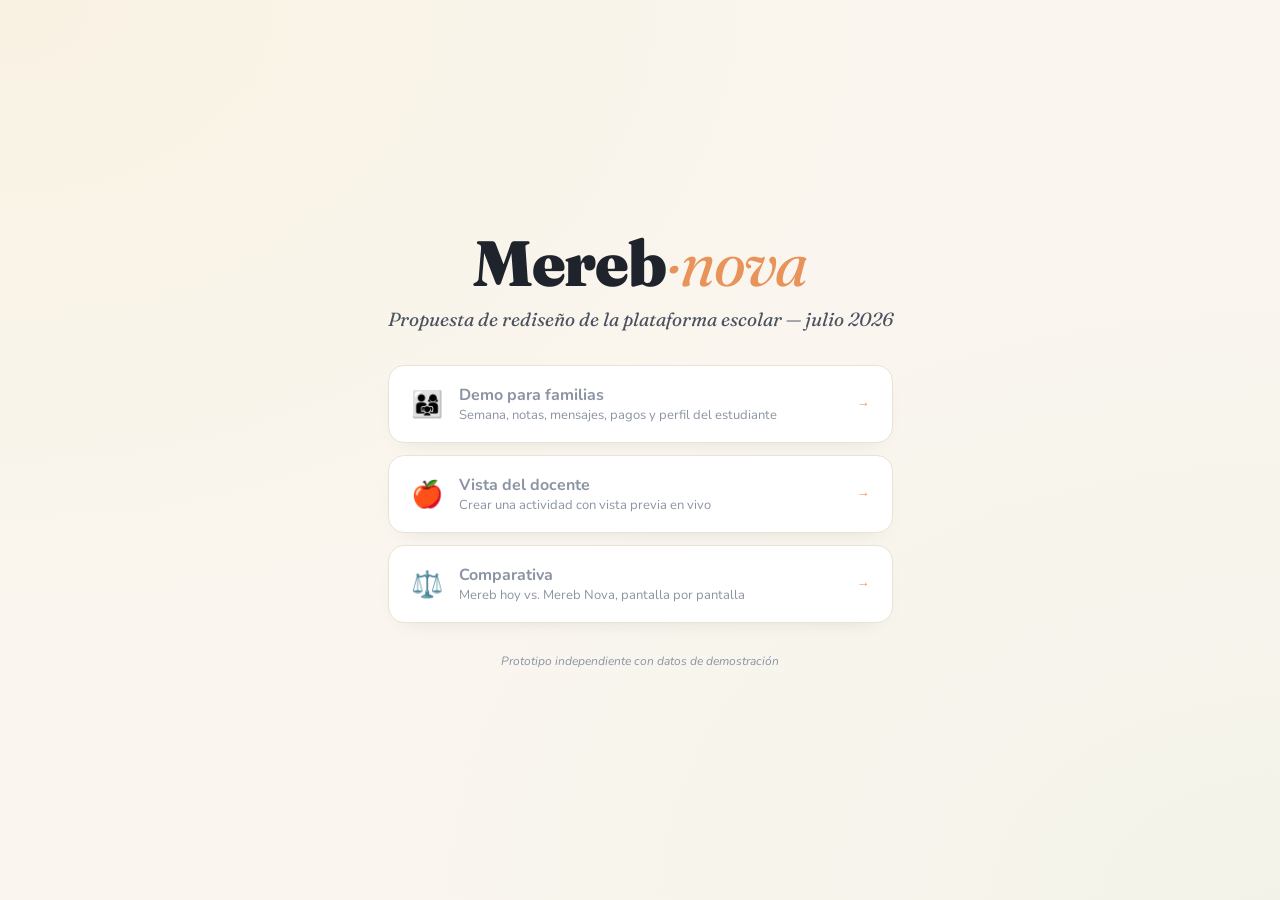
<file: index.html>
<!DOCTYPE html>
<html lang="es">
<head>
<meta charset="UTF-8">
<meta name="viewport" content="width=device-width, initial-scale=1.0">
<title>Mereb Nova · Rediseño de la plataforma escolar</title>
<link rel="preconnect" href="https://fonts.googleapis.com">
<link rel="preconnect" href="https://fonts.gstatic.com" crossorigin>
<link href="https://fonts.googleapis.com/css2?family=Fraunces:ital,opsz,wght@0,9..144,400;0,9..144,900;1,9..144,400&family=Nunito:wght@600;700;800&display=swap" rel="stylesheet">
<style>
  :root { --bg:#FAF6EF; --ink:#1F242C; --soft:#4A5260; --mute:#8B94A3; --line:#EAE2D4; --accent:#E8935A; }
  * { box-sizing:border-box; margin:0; padding:0; }
  body {
    background: var(--bg);
    background-image:
      radial-gradient(ellipse at top left, rgba(233,192,80,.08), transparent 50%),
      radial-gradient(ellipse at bottom right, rgba(127,182,133,.06), transparent 50%);
    color: var(--ink);
    font-family: "Nunito", sans-serif;
    min-height: 100vh;
    display: grid;
    place-items: center;
    padding: 30px 20px;
  }
  .caja { max-width: 640px; text-align: center; }
  h1 {
    font-family: "Fraunces", serif; font-weight: 900;
    font-size: clamp(38px, 8vw, 64px); letter-spacing: -.02em; line-height: 1;
  }
  h1 em { font-style: italic; font-weight: 400; color: var(--accent); }
  .sub {
    font-family: "Fraunces", serif; font-style: italic;
    color: var(--soft); font-size: clamp(15px, 3vw, 19px); margin: 12px 0 34px;
  }
  .enlaces { display: grid; gap: 12px; }
  a.tarjeta {
    display: flex; align-items: center; gap: 16px; text-align: left;
    background: #fff; border: 1px solid var(--line); border-radius: 16px;
    padding: 18px 22px; text-decoration: none; color: var(--ink);
    box-shadow: 0 8px 24px -18px rgba(31,36,44,.25);
    transition: transform .15s, border-color .15s;
  }
  a.tarjeta:hover { transform: translateY(-2px); border-color: var(--ink); }
  a.tarjeta .emoji { font-size: 26px; }
  a.tarjeta b { display: block; font-size: 16px; }
  a.tarjeta span { font-size: 13px; color: var(--mute); }
  a.tarjeta .ir { margin-left: auto; font-weight: 800; color: var(--accent); }
  footer { margin-top: 30px; font-size: 12px; color: var(--mute); font-style: italic; }
</style>
</head>
<body>
  <div class="caja">
    <h1>Mereb<em>·nova</em></h1>
    <p class="sub">Propuesta de rediseño de la plataforma escolar — julio 2026</p>
    <div class="enlaces">
      <a class="tarjeta" href="prototipo/index.html">
        <span class="emoji">👨‍👩‍👧</span>
        <span><b>Demo para familias</b><span>Semana, notas, mensajes, pagos y perfil del estudiante</span></span>
        <span class="ir">→</span>
      </a>
      <a class="tarjeta" href="prototipo/docente.html">
        <span class="emoji">🍎</span>
        <span><b>Vista del docente</b><span>Crear una actividad con vista previa en vivo</span></span>
        <span class="ir">→</span>
      </a>
      <a class="tarjeta" href="comparativa/index.html">
        <span class="emoji">⚖️</span>
        <span><b>Comparativa</b><span>Mereb hoy vs. Mereb Nova, pantalla por pantalla</span></span>
        <span class="ir">→</span>
      </a>
    </div>
    <footer>Prototipo independiente con datos de demostración</footer>
  </div>
</body>
</html>
</file>
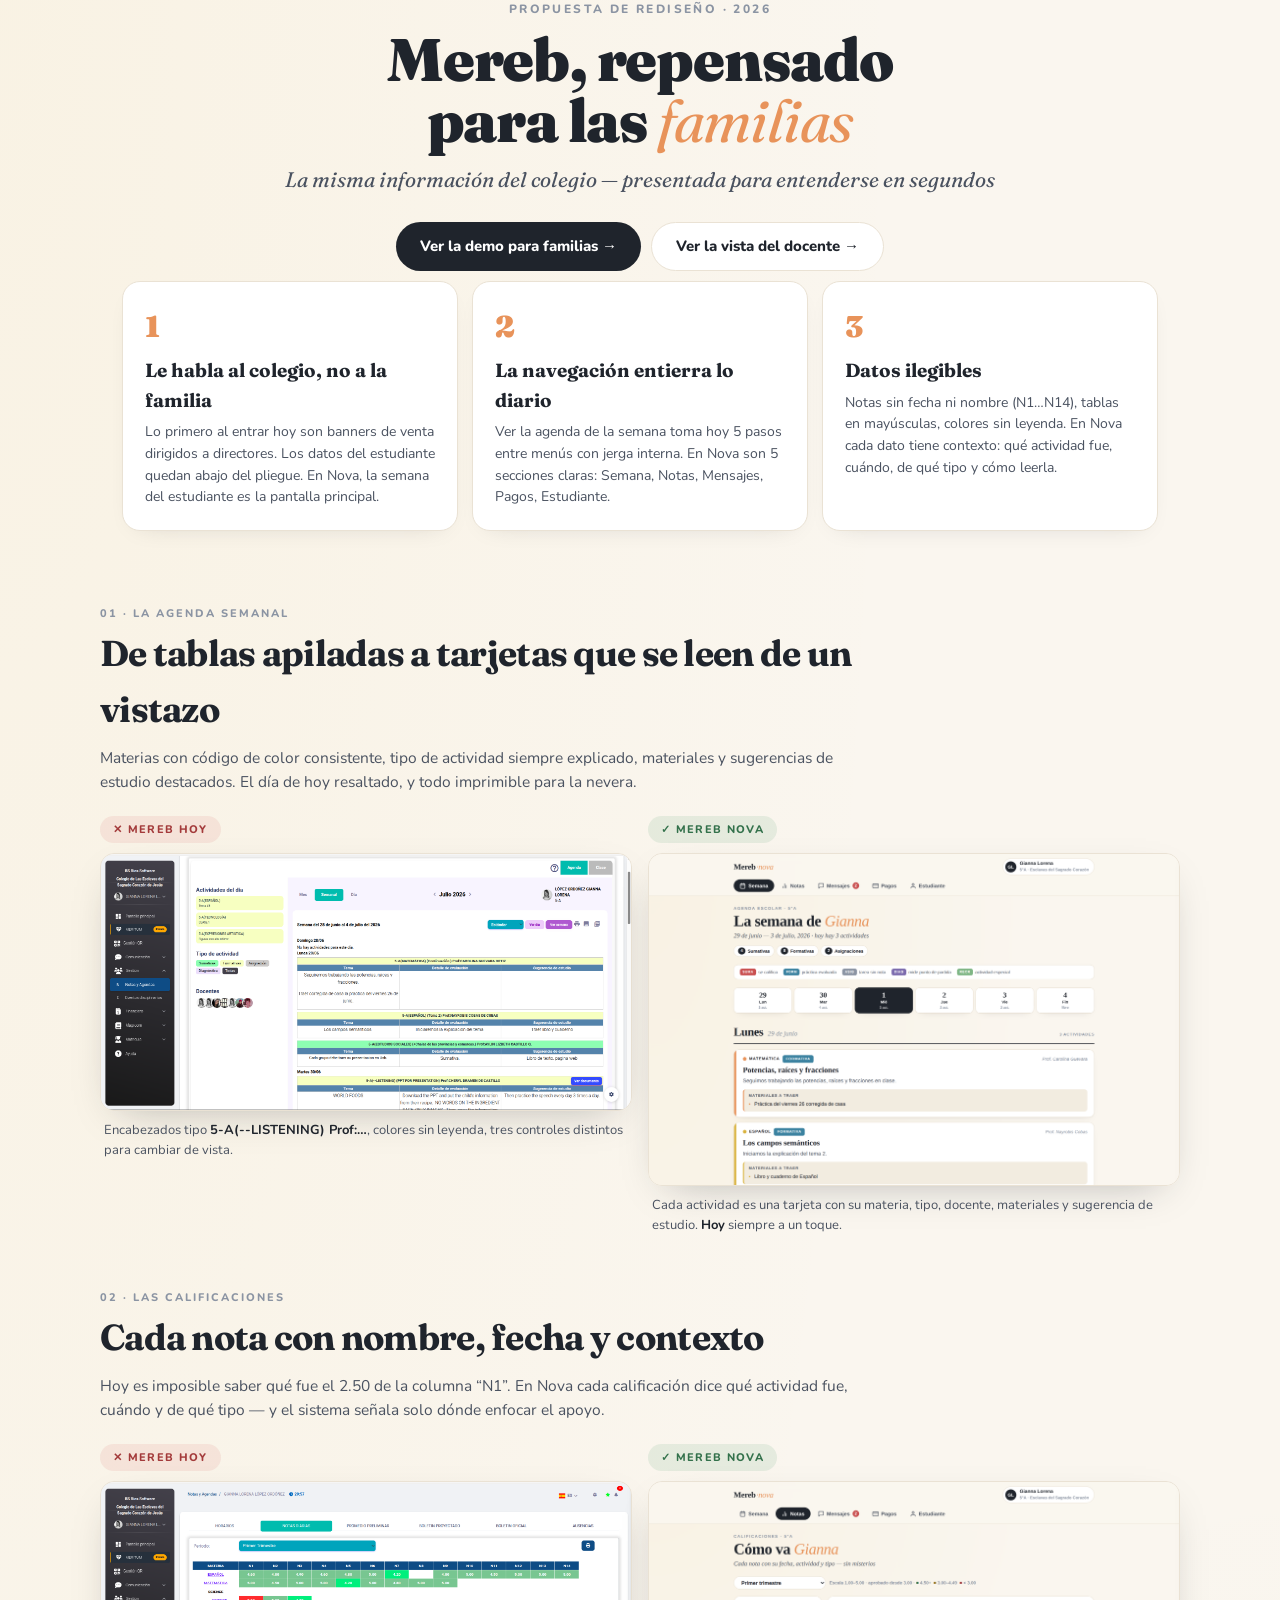
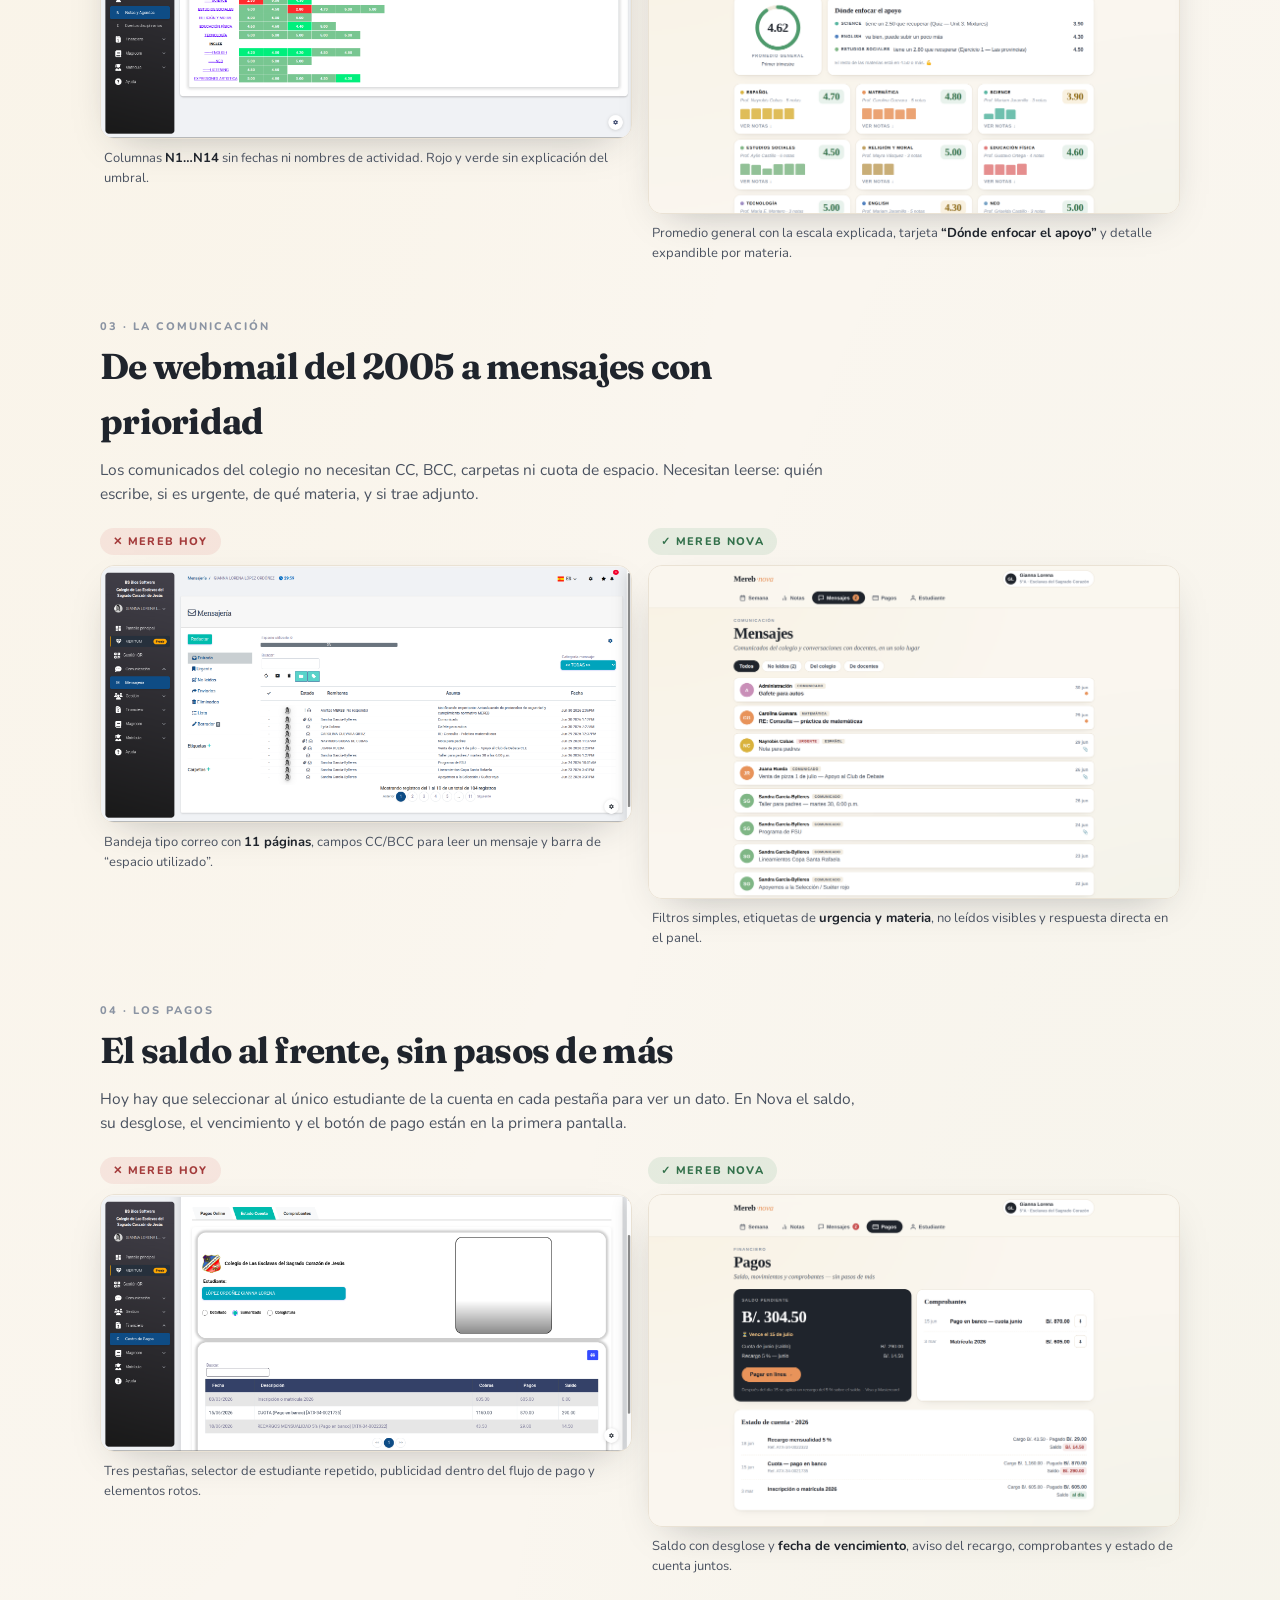
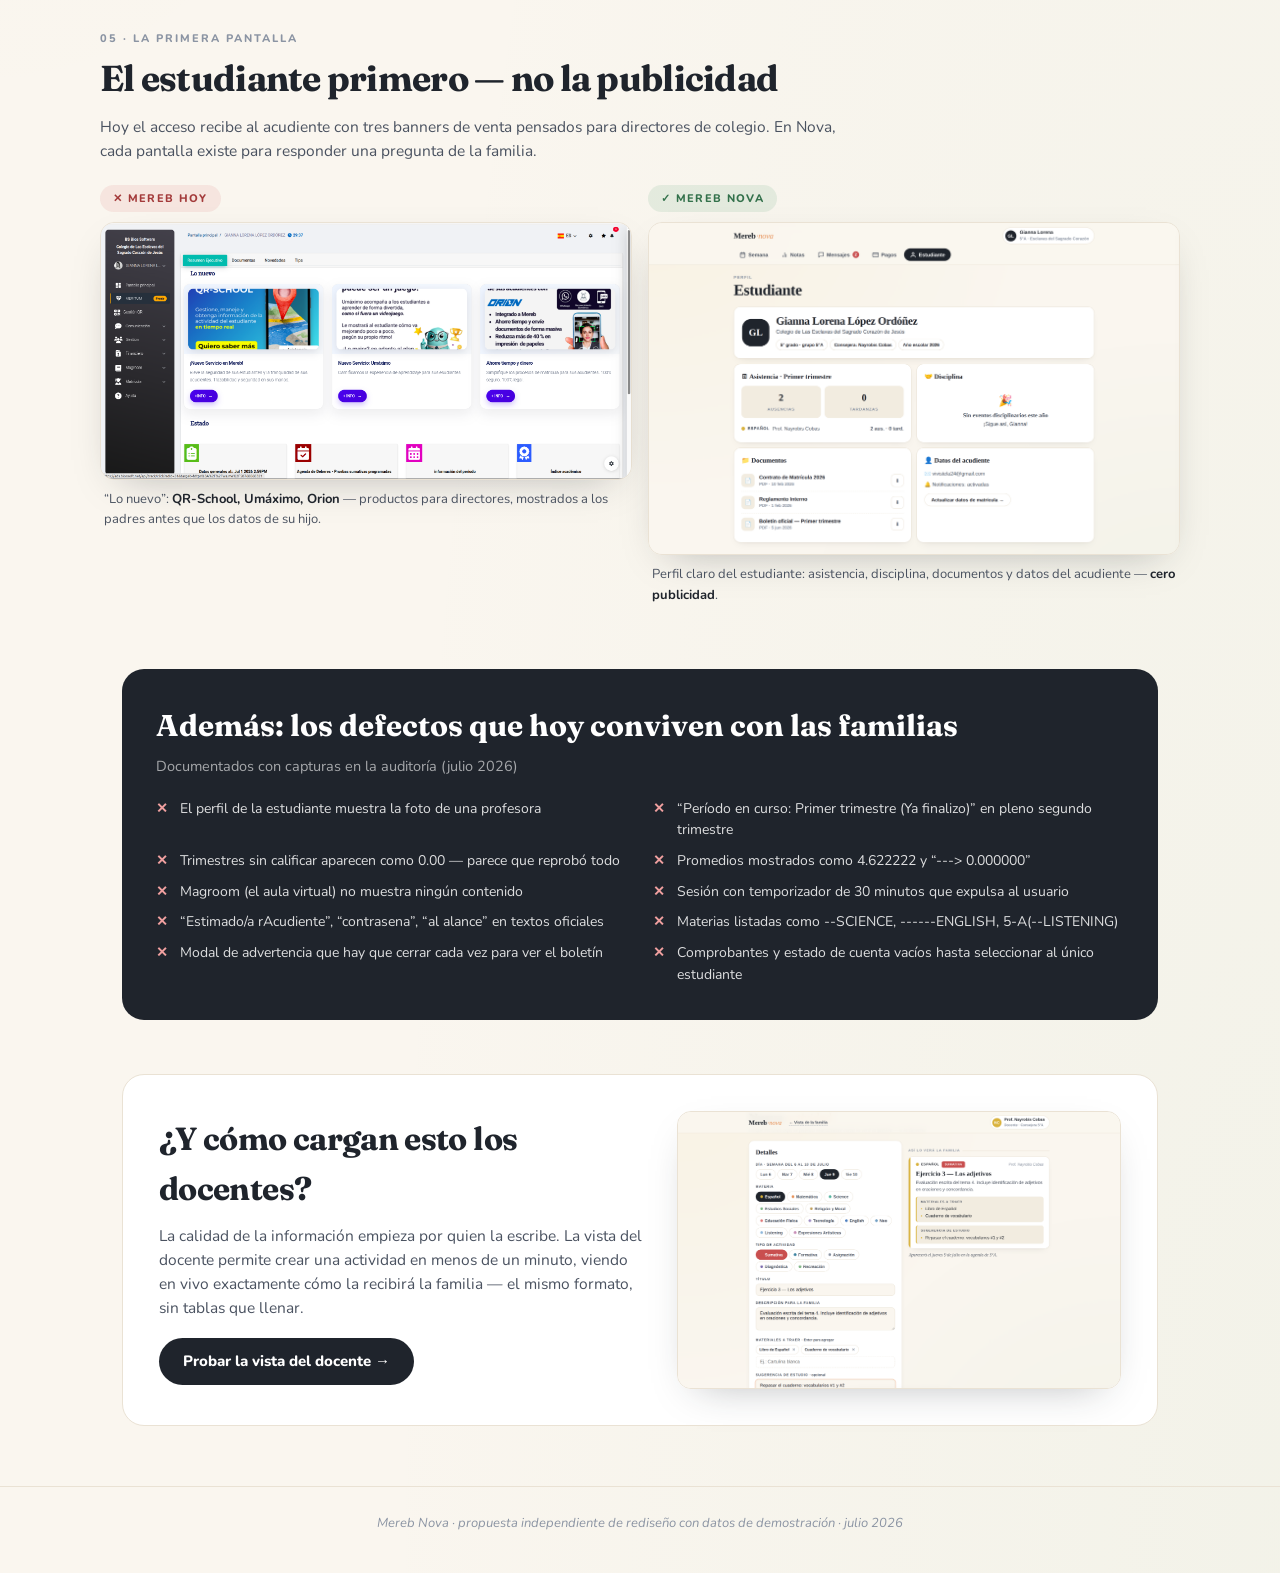
<file: comparativa/index.html>
<!DOCTYPE html>
<html lang="es">
<head>
<meta charset="UTF-8">
<meta name="viewport" content="width=device-width, initial-scale=1.0">
<meta name="description" content="Mereb hoy vs. Mereb Nova — comparativa del rediseño">
<title>Mereb Nova · Comparativa</title>
<link rel="preconnect" href="https://fonts.googleapis.com">
<link rel="preconnect" href="https://fonts.gstatic.com" crossorigin>
<link href="https://fonts.googleapis.com/css2?family=Fraunces:ital,opsz,wght@0,9..144,400;0,9..144,700;0,9..144,900;1,9..144,400;1,9..144,600&family=Nunito:wght@400;600;700;800&display=swap" rel="stylesheet">
<style>
  :root {
    --bg: #FAF6EF;
    --card: #fff;
    --ink: #1F242C;
    --ink-soft: #4A5260;
    --ink-mute: #8B94A3;
    --line: #EAE2D4;
    --accent: #E8935A;
    --bad: #C94F4F;
    --ok: #4E9A6C;
  }
  * { box-sizing: border-box; margin: 0; padding: 0; }
  body {
    background: var(--bg);
    background-image:
      radial-gradient(ellipse at top left, rgba(233,192,80,.07), transparent 50%),
      radial-gradient(ellipse at bottom right, rgba(127,182,133,.06), transparent 50%);
    color: var(--ink);
    font-family: "Nunito", sans-serif;
    line-height: 1.55;
  }
  .wrap { max-width: 1080px; margin: 0 auto; padding: 0 22px; }

  /* Hero */
  header { padding: 64px 0 44px; text-align: center; }
  .eyebrow {
    font-size: 12px; font-weight: 800; letter-spacing: .2em;
    text-transform: uppercase; color: var(--ink-mute); margin-bottom: 10px;
  }
  h1 {
    font-family: "Fraunces", serif; font-weight: 900;
    font-size: clamp(34px, 6vw, 60px); letter-spacing: -.02em; line-height: 1.02;
  }
  h1 em { font-style: italic; font-weight: 400; color: var(--accent); }
  .sub {
    font-family: "Fraunces", serif; font-style: italic;
    font-size: clamp(16px, 2.6vw, 21px); color: var(--ink-soft); margin-top: 12px;
  }
  .cta-row { display: flex; gap: 10px; justify-content: center; flex-wrap: wrap; margin-top: 26px; }
  .btn {
    display: inline-flex; align-items: center; gap: 8px;
    padding: 12px 24px; border-radius: 999px; text-decoration: none;
    font-weight: 800; font-size: 15px; transition: transform .15s;
  }
  .btn:hover { transform: translateY(-2px); }
  .btn.primary { background: var(--ink); color: #fff; }
  .btn.ghost { background: var(--card); color: var(--ink); border: 1px solid var(--line); }

  /* Problemas */
  .problemas { display: grid; grid-template-columns: repeat(3, 1fr); gap: 14px; margin: 10px 0 30px; }
  .problema {
    background: var(--card); border: 1px solid var(--line); border-radius: 18px;
    padding: 22px; box-shadow: 0 8px 24px -18px rgba(31,36,44,.25);
  }
  .problema .n {
    font-family: "Fraunces", serif; font-size: 30px; font-weight: 900; color: var(--accent);
  }
  .problema h3 { font-family: "Fraunces", serif; font-size: 19px; margin: 6px 0 6px; }
  .problema p { font-size: 14px; color: var(--ink-soft); }

  /* Secciones de comparación */
  .comp { padding: 44px 0 10px; }
  .comp-head { max-width: 760px; margin-bottom: 22px; }
  .comp-head .num {
    font-size: 11px; font-weight: 800; letter-spacing: .18em;
    text-transform: uppercase; color: var(--ink-mute);
  }
  .comp-head h2 {
    font-family: "Fraunces", serif; font-weight: 700;
    font-size: clamp(24px, 4.4vw, 36px); letter-spacing: -.02em; margin: 4px 0 8px;
  }
  .comp-head p { color: var(--ink-soft); font-size: 15.5px; }

  .panes { display: grid; grid-template-columns: 1fr 1fr; gap: 16px; align-items: start; }
  .pane { min-width: 0; }
  .pane-label {
    display: inline-flex; align-items: center; gap: 7px;
    font-size: 11px; font-weight: 800; letter-spacing: .12em; text-transform: uppercase;
    padding: 5px 13px; border-radius: 999px; margin-bottom: 10px;
  }
  .pane-label.hoy { background: rgba(201,79,79,.1); color: #A33A3A; }
  .pane-label.nova { background: rgba(78,154,108,.12); color: #33714B; }
  .pane img {
    width: 100%; height: auto; display: block; border-radius: 14px;
    border: 1px solid var(--line); box-shadow: 0 14px 40px -20px rgba(31,36,44,.35);
  }
  .pane .cap { font-size: 13px; color: var(--ink-soft); margin-top: 9px; padding: 0 4px; }
  .pane .cap b { color: var(--ink); }

  /* Bugs */
  .bugs {
    margin: 54px 0; background: var(--ink); color: #fff; border-radius: 22px; padding: 34px;
  }
  .bugs h2 { font-family: "Fraunces", serif; font-size: clamp(22px, 4vw, 30px); margin-bottom: 6px; }
  .bugs .sub2 { color: rgba(255,255,255,.6); font-size: 14.5px; margin-bottom: 20px; }
  .bugs ul { list-style: none; display: grid; grid-template-columns: 1fr 1fr; gap: 9px 26px; }
  .bugs li {
    font-size: 14px; color: rgba(255,255,255,.85);
    padding-left: 24px; position: relative;
  }
  .bugs li::before { content: "✕"; position: absolute; left: 0; color: #F0A0A0; font-weight: 800; }

  /* Docente teaser */
  .docente-teaser {
    display: grid; grid-template-columns: 1.1fr 1fr; gap: 30px; align-items: center;
    background: var(--card); border: 1px solid var(--line); border-radius: 22px;
    padding: 36px; margin-bottom: 60px;
  }
  .docente-teaser h2 { font-family: "Fraunces", serif; font-size: clamp(22px, 4vw, 32px); letter-spacing: -.02em; }
  .docente-teaser p { color: var(--ink-soft); font-size: 15.5px; margin: 10px 0 18px; }
  .docente-teaser img {
    width: 100%; border-radius: 14px; border: 1px solid var(--line);
    box-shadow: 0 14px 40px -20px rgba(31,36,44,.35);
  }

  footer {
    border-top: 1px solid var(--line); padding: 26px 0 40px;
    text-align: center; color: var(--ink-mute); font-size: 13px; font-style: italic;
  }

  @media (max-width: 800px) {
    .problemas { grid-template-columns: 1fr; }
    .panes { grid-template-columns: 1fr; }
    .bugs ul { grid-template-columns: 1fr; }
    .docente-teaser { grid-template-columns: 1fr; padding: 26px; }
    header { padding: 44px 0 30px; }
  }
</style>
</head>
<body>

<header class="wrap">
  <div class="eyebrow">Propuesta de rediseño · 2026</div>
  <h1>Mereb, repensado<br>para las <em>familias</em></h1>
  <p class="sub">La misma información del colegio — presentada para entenderse en segundos</p>
  <div class="cta-row">
    <a class="btn primary" href="../prototipo/index.html">Ver la demo para familias →</a>
    <a class="btn ghost" href="../prototipo/docente.html">Ver la vista del docente →</a>
  </div>
</header>

<div class="wrap">
  <div class="problemas">
    <div class="problema">
      <div class="n">1</div>
      <h3>Le habla al colegio, no a la familia</h3>
      <p>Lo primero al entrar hoy son banners de venta dirigidos a directores. Los datos del estudiante quedan abajo del pliegue. En Nova, la semana del estudiante <em>es</em> la pantalla principal.</p>
    </div>
    <div class="problema">
      <div class="n">2</div>
      <h3>La navegación entierra lo diario</h3>
      <p>Ver la agenda de la semana toma hoy 5 pasos entre menús con jerga interna. En Nova son 5 secciones claras: Semana, Notas, Mensajes, Pagos, Estudiante.</p>
    </div>
    <div class="problema">
      <div class="n">3</div>
      <h3>Datos ilegibles</h3>
      <p>Notas sin fecha ni nombre (N1…N14), tablas en mayúsculas, colores sin leyenda. En Nova cada dato tiene contexto: qué actividad fue, cuándo, de qué tipo y cómo leerla.</p>
    </div>
  </div>
</div>

<section class="comp wrap" id="agenda">
  <div class="comp-head">
    <div class="num">01 · La agenda semanal</div>
    <h2>De tablas apiladas a tarjetas que se leen de un vistazo</h2>
    <p>Materias con código de color consistente, tipo de actividad siempre explicado, materiales y sugerencias de estudio destacados. El día de hoy resaltado, y todo imprimible para la nevera.</p>
  </div>
  <div class="panes">
    <div class="pane">
      <span class="pane-label hoy">✕ Mereb hoy</span>
      <img src="img/actual-agenda.png" alt="Guía semanal actual: tablas HTML apiladas" loading="lazy">
      <p class="cap">Encabezados tipo <b>5-A(--LISTENING) Prof:…</b>, colores sin leyenda, tres controles distintos para cambiar de vista.</p>
    </div>
    <div class="pane">
      <span class="pane-label nova">✓ Mereb Nova</span>
      <img src="img/nova-agenda.png" alt="Agenda Nova: tarjetas por actividad" loading="lazy">
      <p class="cap">Cada actividad es una tarjeta con su materia, tipo, docente, materiales y sugerencia de estudio. <b>Hoy</b> siempre a un toque.</p>
    </div>
  </div>
</section>

<section class="comp wrap" id="notas">
  <div class="comp-head">
    <div class="num">02 · Las calificaciones</div>
    <h2>Cada nota con nombre, fecha y contexto</h2>
    <p>Hoy es imposible saber qué fue el 2.50 de la columna “N1”. En Nova cada calificación dice qué actividad fue, cuándo y de qué tipo — y el sistema señala solo dónde enfocar el apoyo.</p>
  </div>
  <div class="panes">
    <div class="pane">
      <span class="pane-label hoy">✕ Mereb hoy</span>
      <img src="img/actual-notas.png" alt="Notas diarias actuales: grilla N1 a N14" loading="lazy">
      <p class="cap">Columnas <b>N1…N14</b> sin fechas ni nombres de actividad. Rojo y verde sin explicación del umbral.</p>
    </div>
    <div class="pane">
      <span class="pane-label nova">✓ Mereb Nova</span>
      <img src="img/nova-notas.png" alt="Notas Nova: tarjetas por materia con contexto" loading="lazy">
      <p class="cap">Promedio general con la escala explicada, tarjeta <b>“Dónde enfocar el apoyo”</b> y detalle expandible por materia.</p>
    </div>
  </div>
</section>

<section class="comp wrap" id="mensajes">
  <div class="comp-head">
    <div class="num">03 · La comunicación</div>
    <h2>De webmail del 2005 a mensajes con prioridad</h2>
    <p>Los comunicados del colegio no necesitan CC, BCC, carpetas ni cuota de espacio. Necesitan leerse: quién escribe, si es urgente, de qué materia, y si trae adjunto.</p>
  </div>
  <div class="panes">
    <div class="pane">
      <span class="pane-label hoy">✕ Mereb hoy</span>
      <img src="img/actual-mensajes.png" alt="Mensajería actual: clon de cliente de correo" loading="lazy">
      <p class="cap">Bandeja tipo correo con <b>11 páginas</b>, campos CC/BCC para leer un mensaje y barra de “espacio utilizado”.</p>
    </div>
    <div class="pane">
      <span class="pane-label nova">✓ Mereb Nova</span>
      <img src="img/nova-mensajes.png" alt="Mensajes Nova: lista clara con filtros" loading="lazy">
      <p class="cap">Filtros simples, etiquetas de <b>urgencia y materia</b>, no leídos visibles y respuesta directa en el panel.</p>
    </div>
  </div>
</section>

<section class="comp wrap" id="pagos">
  <div class="comp-head">
    <div class="num">04 · Los pagos</div>
    <h2>El saldo al frente, sin pasos de más</h2>
    <p>Hoy hay que seleccionar al único estudiante de la cuenta en cada pestaña para ver un dato. En Nova el saldo, su desglose, el vencimiento y el botón de pago están en la primera pantalla.</p>
  </div>
  <div class="panes">
    <div class="pane">
      <span class="pane-label hoy">✕ Mereb hoy</span>
      <img src="img/actual-pagos.png" alt="Estado de cuenta actual" loading="lazy">
      <p class="cap">Tres pestañas, selector de estudiante repetido, publicidad dentro del flujo de pago y elementos rotos.</p>
    </div>
    <div class="pane">
      <span class="pane-label nova">✓ Mereb Nova</span>
      <img src="img/nova-pagos.png" alt="Pagos Nova: saldo, desglose y comprobantes" loading="lazy">
      <p class="cap">Saldo con desglose y <b>fecha de vencimiento</b>, aviso del recargo, comprobantes y estado de cuenta juntos.</p>
    </div>
  </div>
</section>

<section class="comp wrap" id="inicio">
  <div class="comp-head">
    <div class="num">05 · La primera pantalla</div>
    <h2>El estudiante primero — no la publicidad</h2>
    <p>Hoy el acceso recibe al acudiente con tres banners de venta pensados para directores de colegio. En Nova, cada pantalla existe para responder una pregunta de la familia.</p>
  </div>
  <div class="panes">
    <div class="pane">
      <span class="pane-label hoy">✕ Mereb hoy</span>
      <img src="img/actual-inicio.png" alt="Pantalla principal actual con banners publicitarios" loading="lazy">
      <p class="cap">“Lo nuevo”: <b>QR-School, Umáximo, Orion</b> — productos para directores, mostrados a los padres antes que los datos de su hijo.</p>
    </div>
    <div class="pane">
      <span class="pane-label nova">✓ Mereb Nova</span>
      <img src="img/nova-inicio.png" alt="Perfil del estudiante en Nova" loading="lazy">
      <p class="cap">Perfil claro del estudiante: asistencia, disciplina, documentos y datos del acudiente — <b>cero publicidad</b>.</p>
    </div>
  </div>
</section>

<div class="wrap">
  <div class="bugs">
    <h2>Además: los defectos que hoy conviven con las familias</h2>
    <p class="sub2">Documentados con capturas en la auditoría (julio 2026)</p>
    <ul>
      <li>El perfil de la estudiante muestra la foto de una profesora</li>
      <li>“Período en curso: Primer trimestre (Ya finalizo)” en pleno segundo trimestre</li>
      <li>Trimestres sin calificar aparecen como 0.00 — parece que reprobó todo</li>
      <li>Promedios mostrados como 4.622222 y “---&gt; 0.000000”</li>
      <li>Magroom (el aula virtual) no muestra ningún contenido</li>
      <li>Sesión con temporizador de 30 minutos que expulsa al usuario</li>
      <li>“Estimado/a rAcudiente”, “contrasena”, “al alance” en textos oficiales</li>
      <li>Materias listadas como --SCIENCE, ------ENGLISH, 5-A(--LISTENING)</li>
      <li>Modal de advertencia que hay que cerrar cada vez para ver el boletín</li>
      <li>Comprobantes y estado de cuenta vacíos hasta seleccionar al único estudiante</li>
    </ul>
  </div>

  <div class="docente-teaser">
    <div>
      <h2>¿Y cómo cargan esto los docentes?</h2>
      <p>La calidad de la información empieza por quien la escribe. La vista del docente permite crear una actividad en menos de un minuto, viendo en vivo exactamente cómo la recibirá la familia — el mismo formato, sin tablas que llenar.</p>
      <a class="btn primary" href="../prototipo/docente.html">Probar la vista del docente →</a>
    </div>
    <img src="img/nova-docente.png" alt="Vista del docente: formulario con vista previa en vivo" loading="lazy">
  </div>
</div>

<footer>
  Mereb Nova · propuesta independiente de rediseño con datos de demostración · julio 2026
</footer>

</body>
</html>
</file>
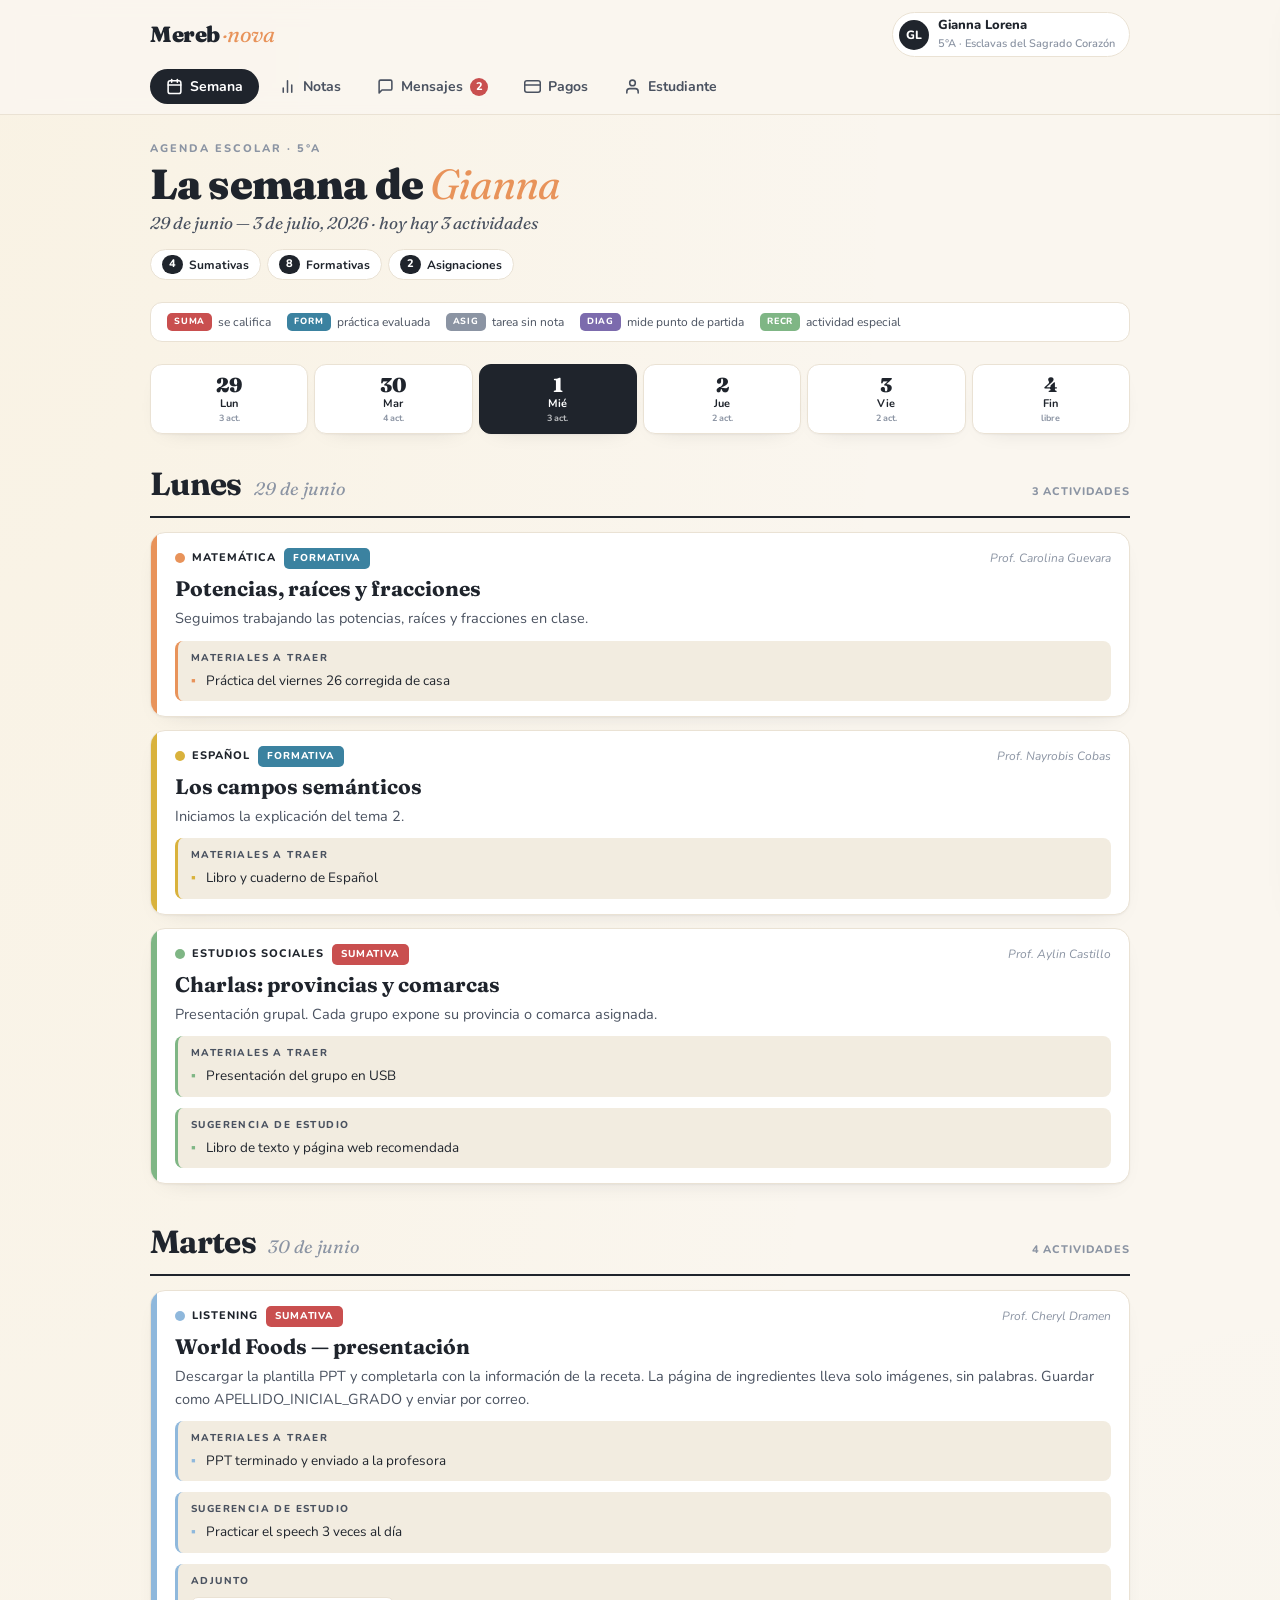
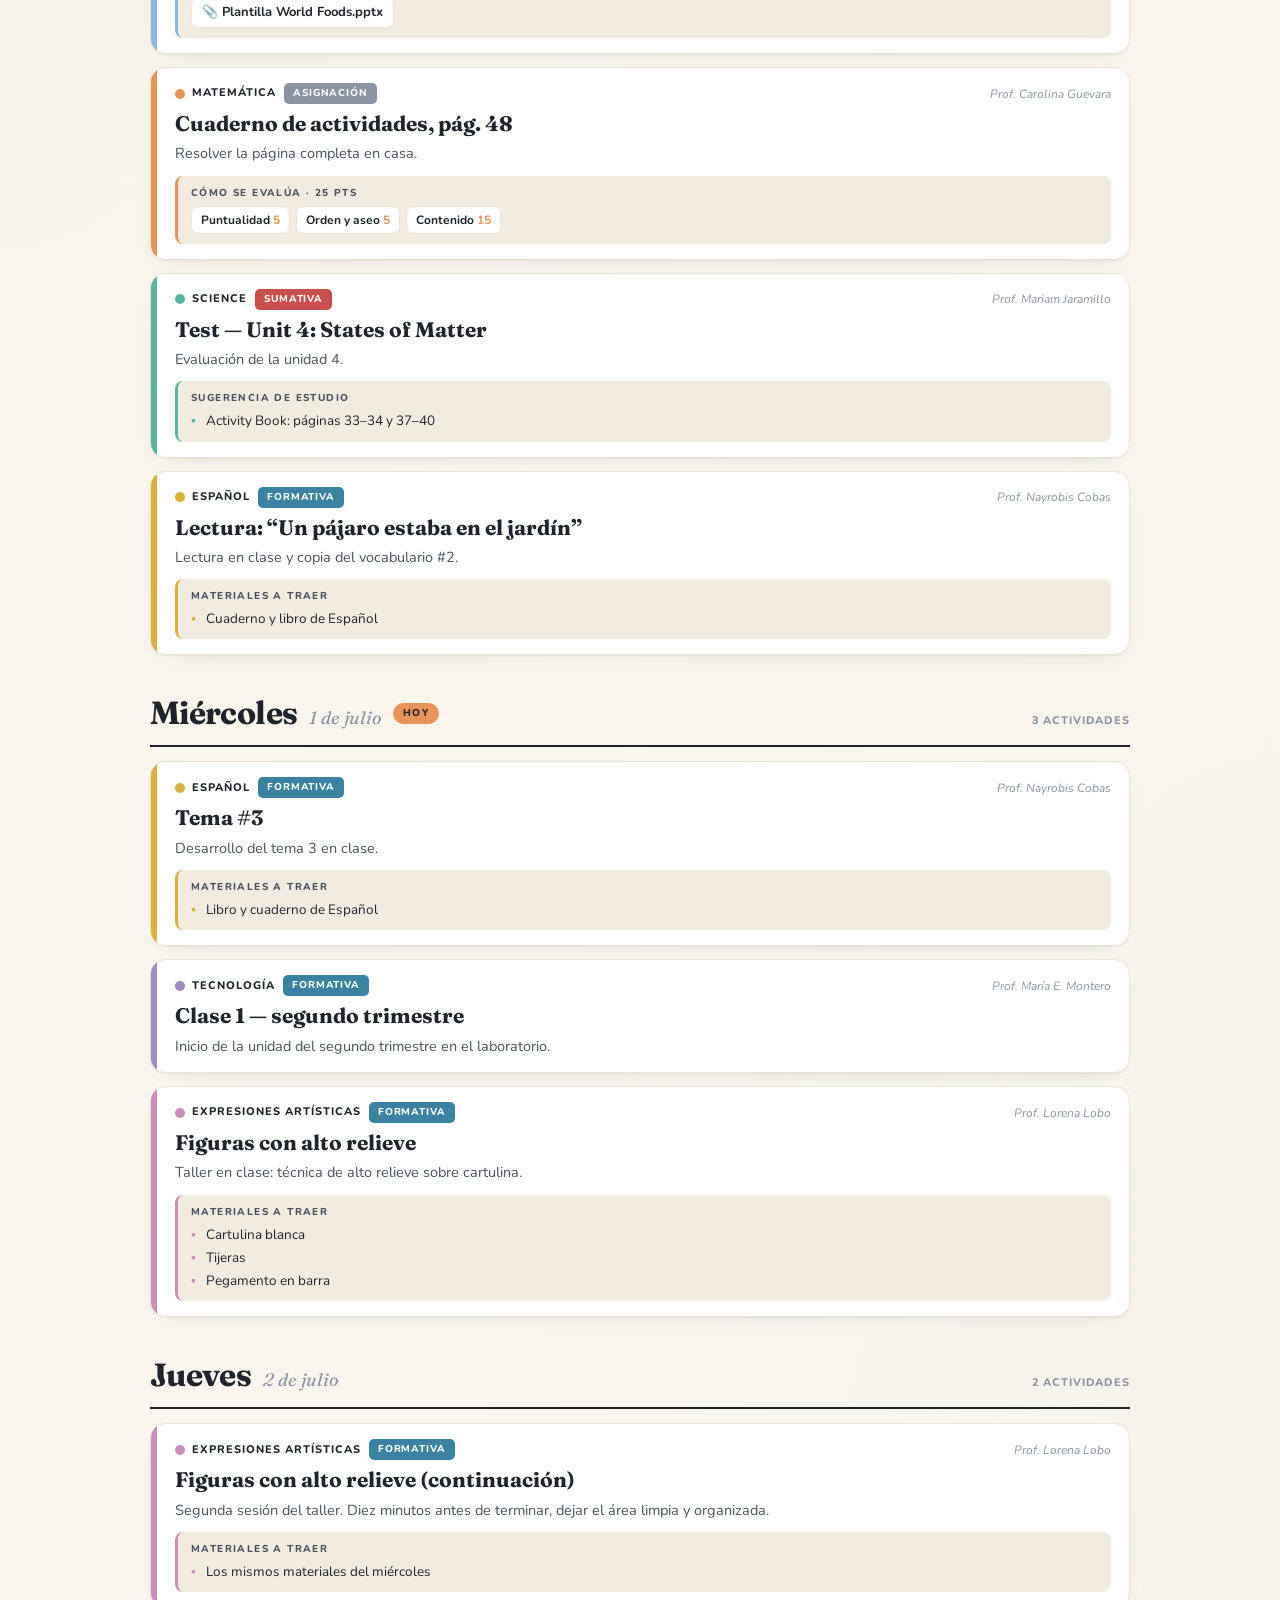
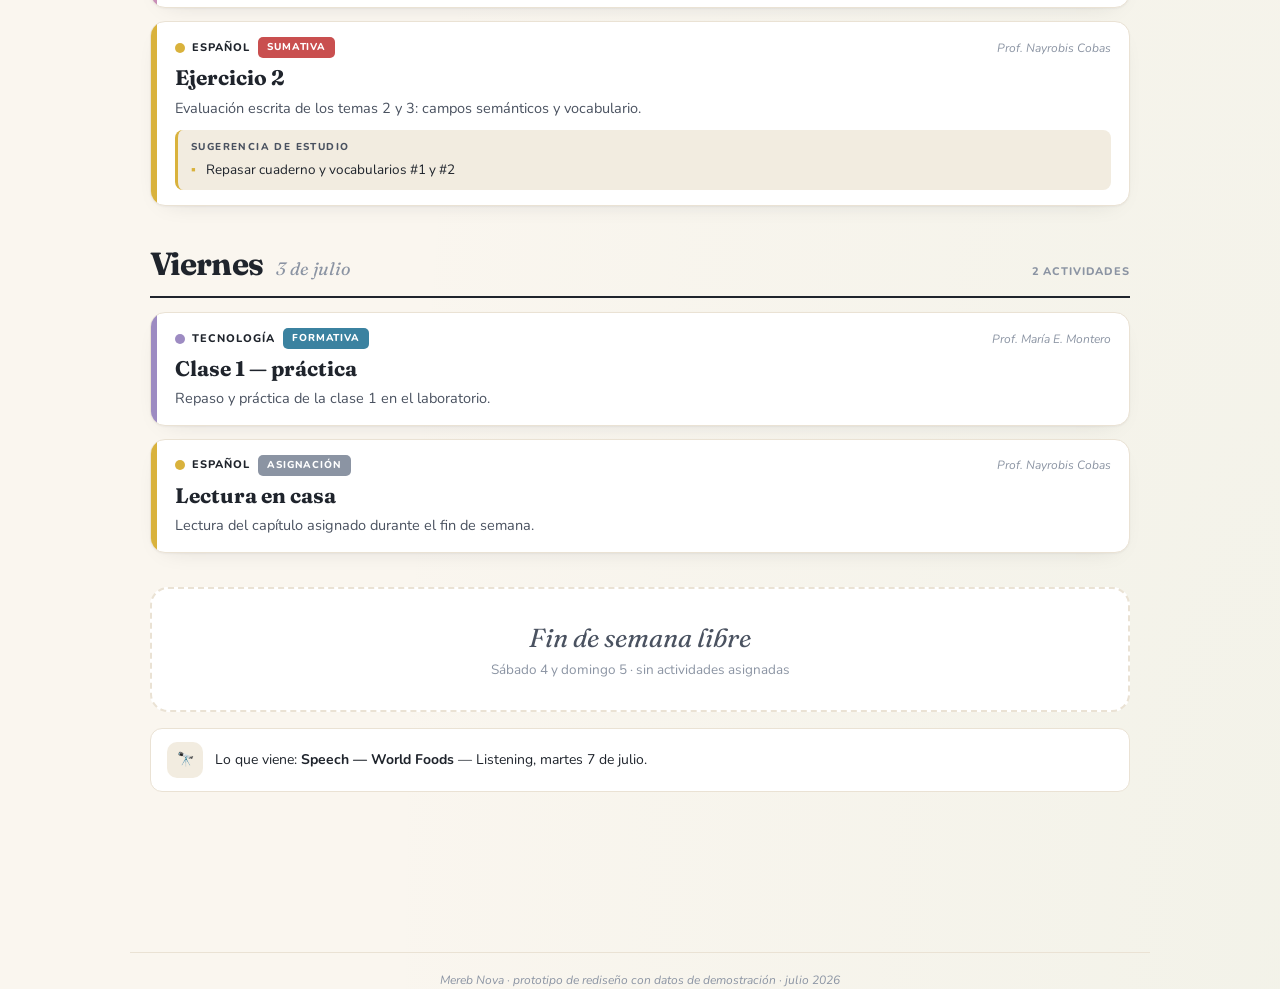
<file: prototipo/index.html>
<!DOCTYPE html>
<html lang="es">
<head>
<meta charset="UTF-8">
<meta name="viewport" content="width=device-width, initial-scale=1.0, viewport-fit=cover">
<meta name="theme-color" content="#FAF6EF">
<meta name="description" content="Mereb Nova · Prototipo de rediseño de la plataforma escolar">
<title>Mereb Nova · Prototipo</title>
<link rel="preconnect" href="https://fonts.googleapis.com">
<link rel="preconnect" href="https://fonts.gstatic.com" crossorigin>
<link href="https://fonts.googleapis.com/css2?family=Fraunces:ital,opsz,wght@0,9..144,400;0,9..144,600;0,9..144,700;0,9..144,900;1,9..144,400;1,9..144,600&family=Nunito:wght@400;600;700;800&display=swap" rel="stylesheet">
<link rel="stylesheet" href="styles.css">
</head>
<body>

<header class="topbar">
  <div class="topbar-inner">
    <div class="brand">Mereb<em>·nova</em></div>
    <div class="student-chip">
      <span class="avatar" id="avatar-top">GL</span>
      <span class="who">
        <strong id="nombre-top">Gianna Lorena</strong>
        <span id="grado-top">5°A · Esclavas del Sagrado Corazón</span>
      </span>
    </div>
  </div>
  <nav class="nav" id="nav-desktop" aria-label="Navegación principal"></nav>
</header>

<main>
  <section class="view" id="view-semana" aria-label="Agenda de la semana"></section>
  <section class="view" id="view-notas" aria-label="Calificaciones"></section>
  <section class="view" id="view-mensajes" aria-label="Mensajes"></section>
  <section class="view" id="view-pagos" aria-label="Pagos"></section>
  <section class="view" id="view-perfil" aria-label="Estudiante"></section>
</main>

<footer>
  Mereb Nova · prototipo de rediseño con datos de demostración · julio 2026
</footer>

<nav class="tabbar" aria-label="Navegación móvil">
  <div class="tabbar-inner" id="nav-mobile"></div>
</nav>

<!-- Panel de detalle de mensaje -->
<div class="overlay" id="overlay"></div>
<aside class="panel" id="panel-mensaje" aria-label="Detalle del mensaje">
  <div class="panel-head">
    <span class="avatar" id="msg-avatar"></span>
    <span class="who">
      <strong id="msg-remitente"></strong>
      <span id="msg-fecha"></span>
    </span>
    <button class="cerrar" id="msg-cerrar" aria-label="Cerrar">✕</button>
  </div>
  <div class="panel-body">
    <h2 id="msg-asunto"></h2>
    <p class="cuerpo" id="msg-cuerpo"></p>
    <div id="msg-adjunto"></div>
  </div>
  <div class="panel-foot">
    <input type="text" placeholder="Responder al remitente…" aria-label="Responder">
    <button>Enviar</button>
  </div>
</aside>

<script src="data.js"></script>
<script src="app.js"></script>
</body>
</html>
</file>
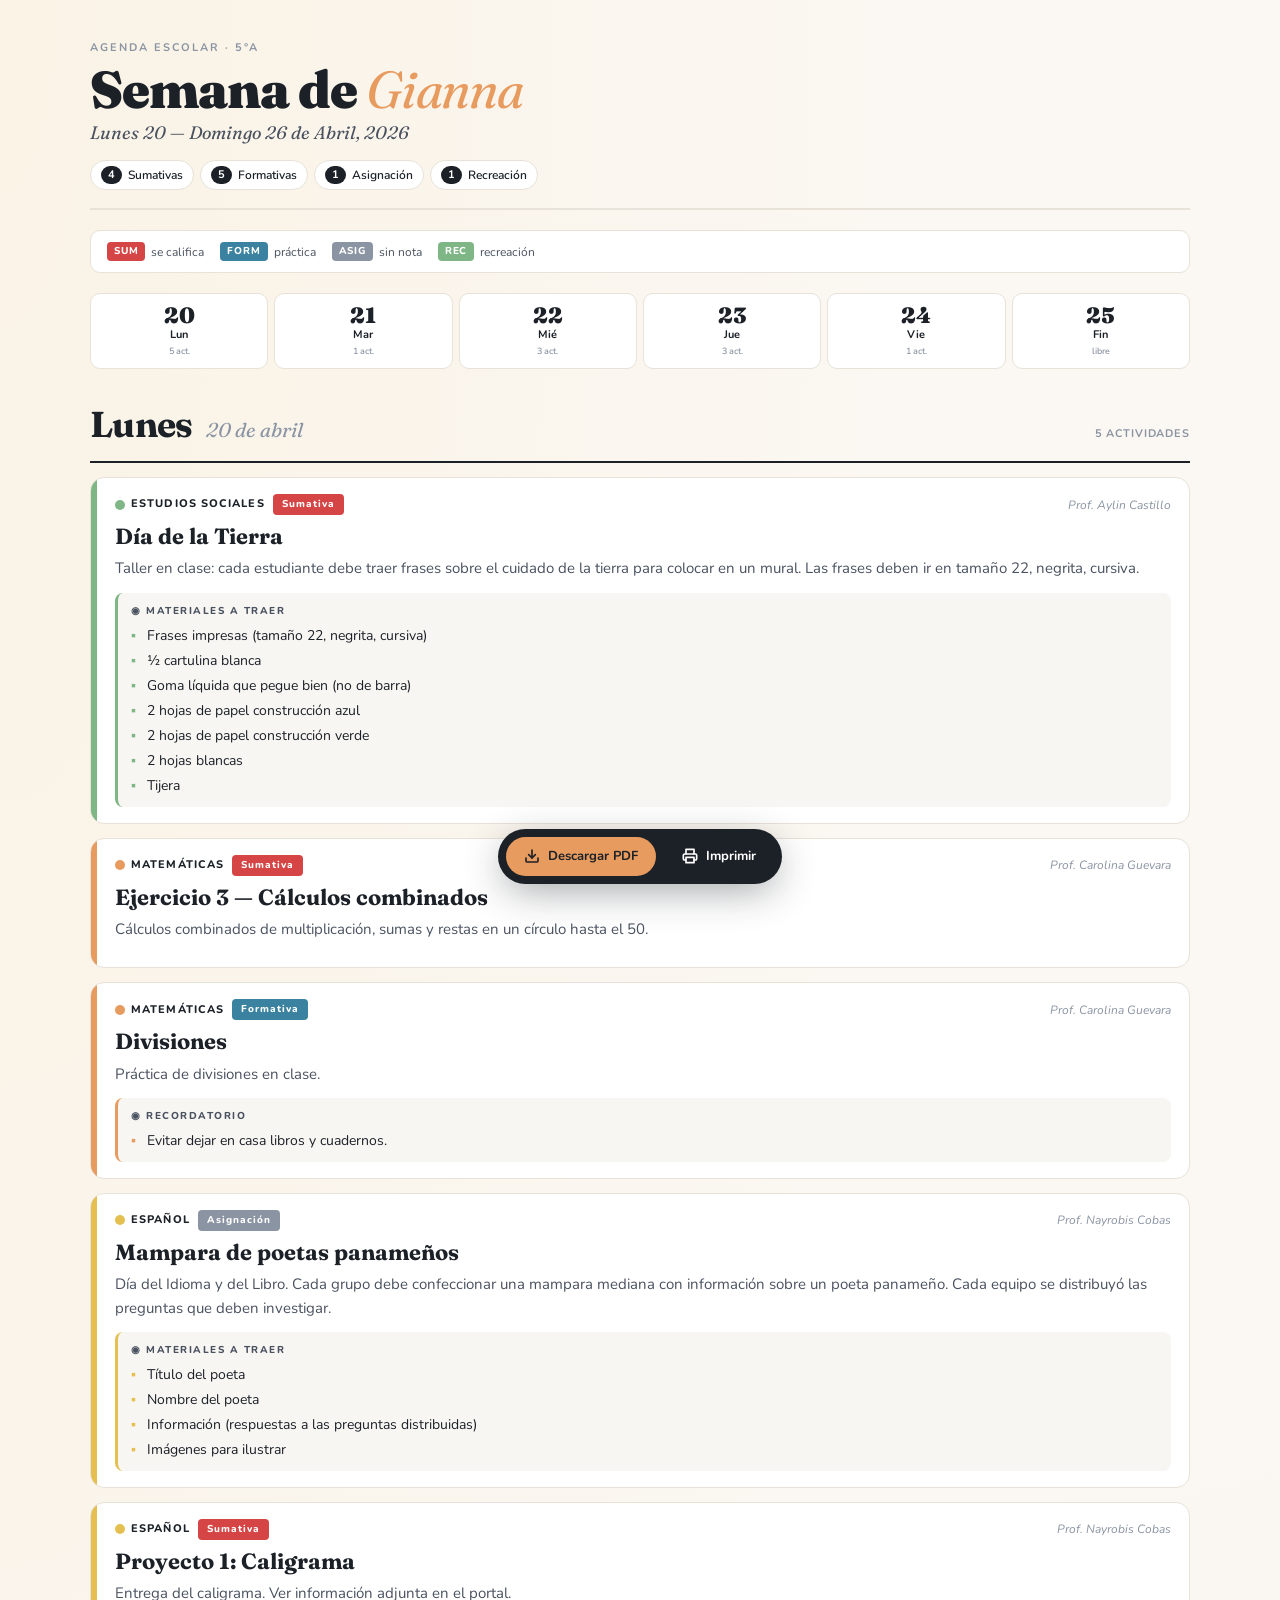
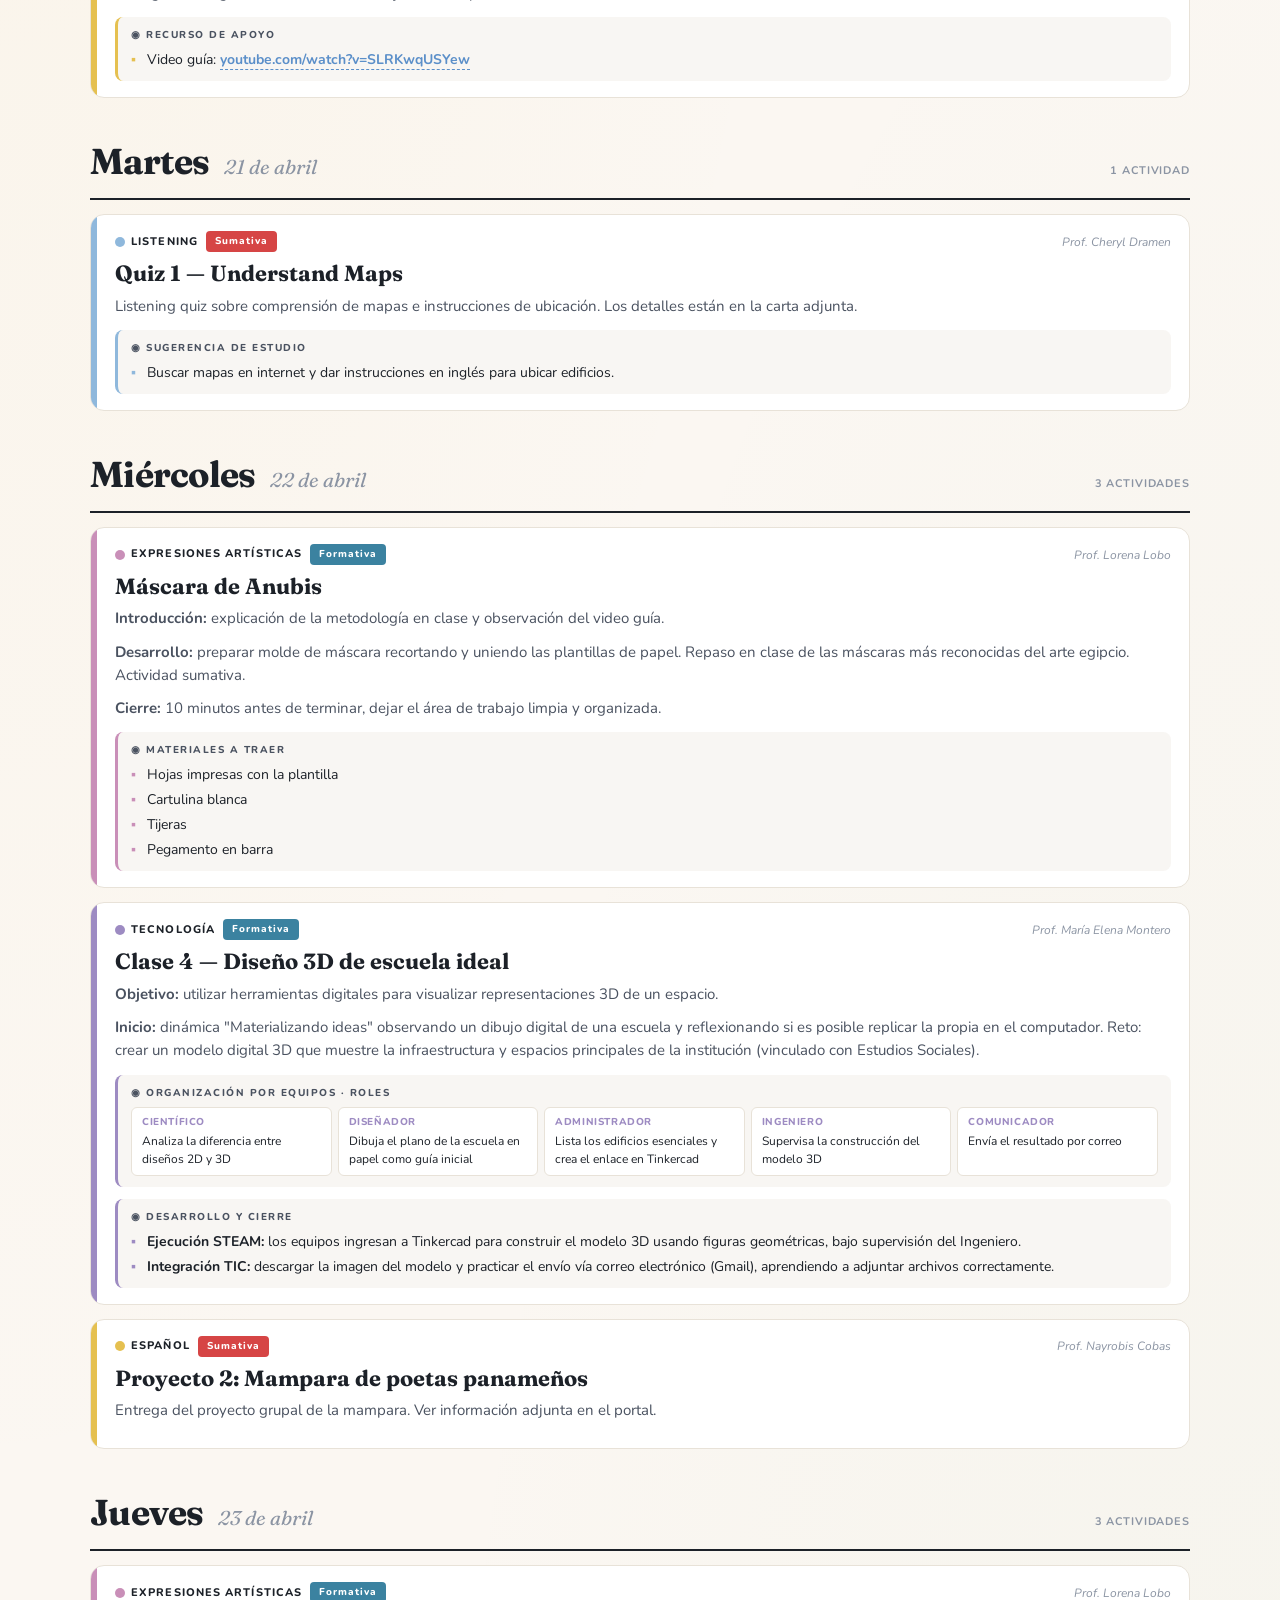
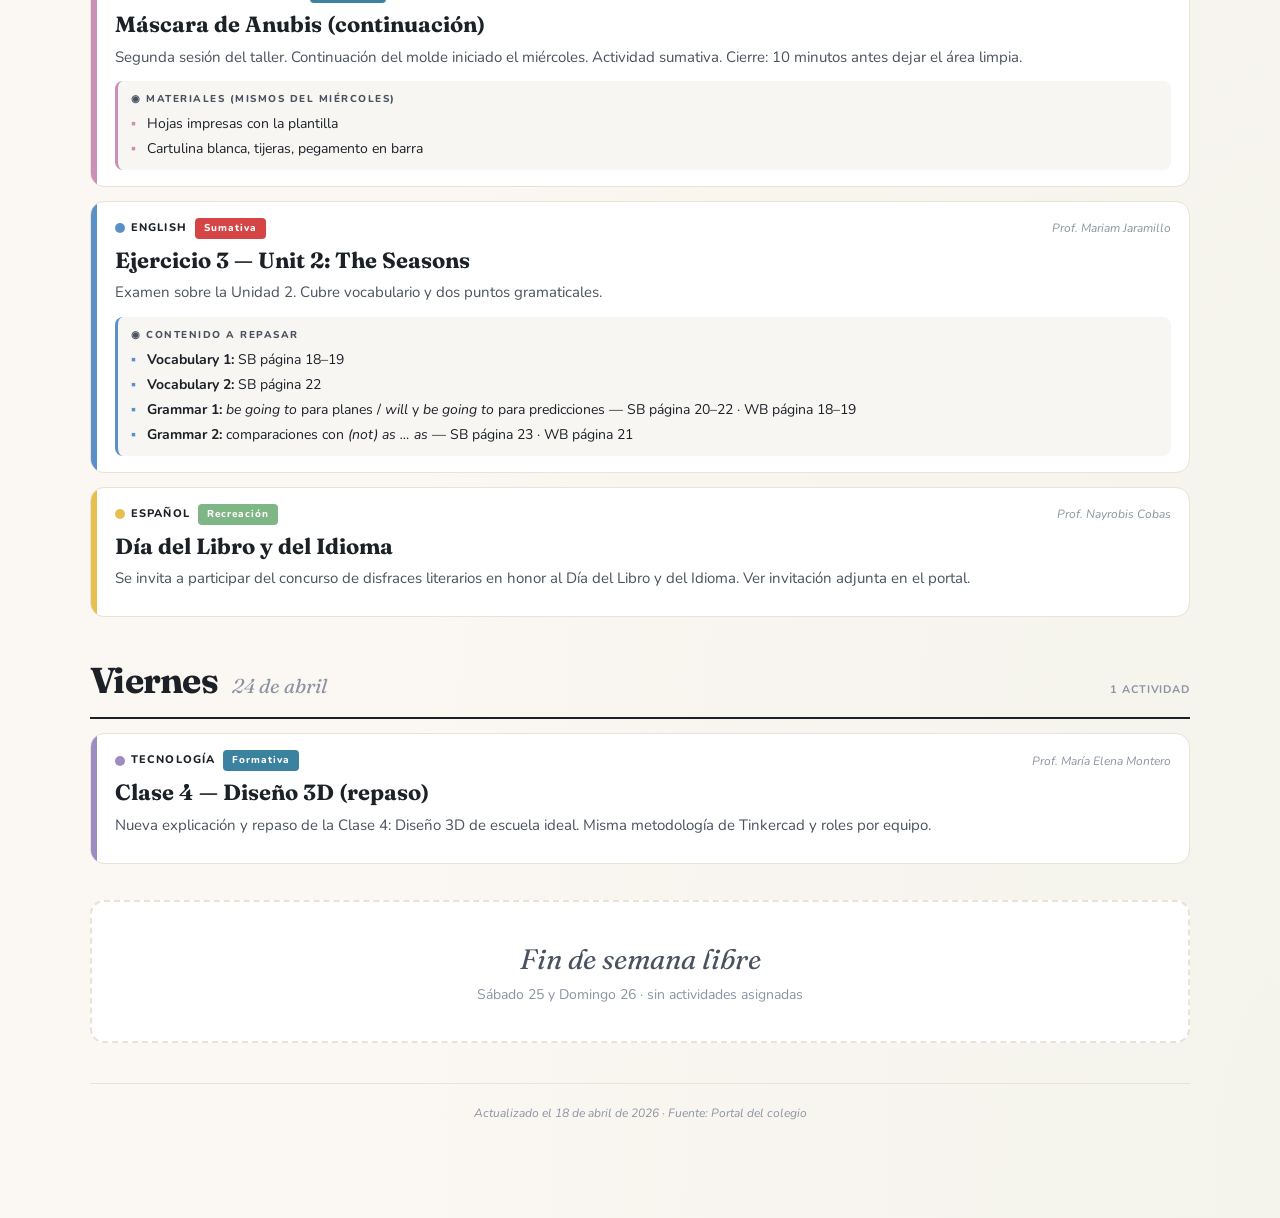
<file: index (29).html>
<!DOCTYPE html>
<html lang="es">
<head>
<meta charset="UTF-8">
<meta name="viewport" content="width=device-width, initial-scale=1.0, viewport-fit=cover">
<meta name="theme-color" content="#1C2128">
<meta name="description" content="Agenda escolar semanal de Gianna · 5°A">
<title>Agenda Gianna · 20–26 Abril 2026</title>
<link rel="preconnect" href="https://fonts.googleapis.com">
<link rel="preconnect" href="https://fonts.gstatic.com" crossorigin>
<link href="https://fonts.googleapis.com/css2?family=Fraunces:ital,opsz,wght@0,9..144,400;0,9..144,600;0,9..144,700;0,9..144,900;1,9..144,600&family=Nunito:wght@400;600;700;800&display=swap" rel="stylesheet">
<style>
  :root {
    --bg: #FBF7F2;
    --bg-card: #FFFFFF;
    --ink: #1C2128;
    --ink-soft: #4A5260;
    --ink-mute: #8B94A3;
    --line: #E8E2D8;
    --accent: #2C3E50;

    --sociales: #7FB685;
    --mate:     #E89B5E;
    --espanol:  #E5C050;
    --listen:   #8FB8DC;
    --english:  #5B8FC9;
    --arte:     #C98FB8;
    --tec:      #9D8BC2;

    --sumativa:  #D64545;
    --formativa: #3B82A0;
    --asignacion:#8B94A3;
    --recreacion:#7FB685;

    --safe-bottom: env(safe-area-inset-bottom, 0px);
  }

  * { box-sizing: border-box; margin: 0; padding: 0; }
  html { scroll-behavior: smooth; -webkit-text-size-adjust: 100%; }

  body {
    background: var(--bg);
    background-image:
      radial-gradient(ellipse at top left, rgba(233, 192, 80, 0.08) 0%, transparent 50%),
      radial-gradient(ellipse at bottom right, rgba(127, 182, 133, 0.06) 0%, transparent 50%);
    color: var(--ink);
    font-family: 'Nunito', -apple-system, BlinkMacSystemFont, 'Segoe UI', sans-serif;
    font-size: 16px;
    line-height: 1.5;
    min-height: 100vh;
    padding: 20px 16px calc(96px + var(--safe-bottom));
  }

  .container { max-width: 1100px; margin: 0 auto; }

  /* ============================
     HEADER
     ============================ */
  header {
    padding: 20px 0 18px;
    margin-bottom: 20px;
    border-bottom: 2px solid var(--line);
  }

  .eyebrow {
    font-size: 11px;
    font-weight: 700;
    letter-spacing: 0.18em;
    text-transform: uppercase;
    color: var(--ink-mute);
    margin-bottom: 6px;
  }

  h1 {
    font-family: 'Fraunces', serif;
    font-weight: 900;
    font-size: clamp(28px, 5.5vw, 52px);
    line-height: 1;
    letter-spacing: -0.02em;
    color: var(--ink);
    margin-bottom: 4px;
  }

  h1 em {
    font-style: italic;
    font-weight: 400;
    color: var(--mate);
  }

  .meta {
    font-family: 'Fraunces', serif;
    font-style: italic;
    font-size: clamp(14px, 2.8vw, 18px);
    color: var(--ink-soft);
    margin-top: 4px;
  }

  .resumen {
    display: flex;
    flex-wrap: wrap;
    gap: 6px;
    margin-top: 14px;
  }

  .chip {
    display: inline-flex;
    align-items: center;
    gap: 6px;
    padding: 5px 10px;
    border-radius: 999px;
    background: var(--bg-card);
    border: 1px solid var(--line);
    font-size: 12px;
    font-weight: 600;
    white-space: nowrap;
  }

  .chip .num {
    background: var(--ink);
    color: white;
    padding: 1px 7px;
    border-radius: 10px;
    font-size: 11px;
    font-weight: 700;
  }

  /* ============================
     LEYENDA (colapsable en móvil)
     ============================ */
  .leyenda-wrap { margin-bottom: 20px; }

  .leyenda {
    display: flex;
    flex-wrap: wrap;
    gap: 10px 16px;
    padding: 11px 16px;
    background: var(--bg-card);
    border: 1px solid var(--line);
    border-radius: 10px;
    font-size: 12px;
    color: var(--ink-soft);
  }

  .leyenda span { display: inline-flex; align-items: center; gap: 6px; white-space: nowrap; }
  .leyenda .badge {
    padding: 2px 7px;
    border-radius: 4px;
    font-size: 10px;
    font-weight: 800;
    letter-spacing: 0.08em;
    color: white;
  }

  /* ============================
     NAV DÍAS (scroll horizontal)
     ============================ */
  .nav-dias {
    display: grid;
    grid-template-columns: repeat(6, 1fr);
    gap: 6px;
    margin-bottom: 28px;
  }

  .nav-dias a {
    padding: 10px 4px;
    border-radius: 10px;
    background: var(--bg-card);
    border: 1px solid var(--line);
    text-decoration: none;
    color: var(--ink);
    font-weight: 700;
    transition: all 0.2s;
    display: flex;
    flex-direction: column;
    align-items: center;
    gap: 1px;
    min-width: 0;
  }

  .nav-dias a:hover, .nav-dias a:active {
    border-color: var(--ink);
    transform: translateY(-2px);
  }

  .nav-dias a .dia-num {
    font-family: 'Fraunces', serif;
    font-size: clamp(18px, 4vw, 22px);
    font-weight: 900;
    line-height: 1;
  }

  .nav-dias a .dia-lbl {
    font-size: 11px;
    font-weight: 700;
  }

  .nav-dias a .dia-count {
    font-size: 9px;
    color: var(--ink-mute);
    font-weight: 600;
  }

  /* ============================
     DÍA
     ============================ */
  .dia {
    margin-bottom: 36px;
    scroll-margin-top: 16px;
  }

  .dia-header {
    display: flex;
    align-items: baseline;
    flex-wrap: wrap;
    gap: 8px 14px;
    margin-bottom: 14px;
    padding-bottom: 10px;
    border-bottom: 2px solid var(--ink);
  }

  .dia-header h2 {
    font-family: 'Fraunces', serif;
    font-size: clamp(26px, 5.5vw, 36px);
    font-weight: 700;
    letter-spacing: -0.02em;
  }

  .dia-header .fecha {
    font-family: 'Fraunces', serif;
    font-style: italic;
    font-weight: 400;
    color: var(--ink-mute);
    font-size: clamp(15px, 3.5vw, 20px);
  }

  .dia-header .count {
    margin-left: auto;
    font-size: 11px;
    color: var(--ink-mute);
    font-weight: 700;
    letter-spacing: 0.08em;
    text-transform: uppercase;
  }

  /* ============================
     ACTIVIDAD
     ============================ */
  .actividades { display: grid; gap: 14px; }

  .actividad {
    background: var(--bg-card);
    border-radius: 14px;
    border: 1px solid var(--line);
    overflow: hidden;
    display: grid;
    grid-template-columns: 6px 1fr;
    transition: transform 0.2s, box-shadow 0.2s;
  }

  .actividad:hover {
    transform: translateY(-2px);
    box-shadow: 0 10px 30px -12px rgba(28, 33, 40, 0.15);
  }

  .barra-materia { background: var(--materia-color, var(--ink-mute)); }

  .actividad-body { padding: 16px 18px; min-width: 0; }

  .actividad-top {
    display: flex;
    align-items: center;
    gap: 8px;
    flex-wrap: wrap;
    margin-bottom: 8px;
  }

  .materia-tag {
    display: inline-flex;
    align-items: center;
    gap: 6px;
    font-size: 11px;
    font-weight: 800;
    letter-spacing: 0.1em;
    text-transform: uppercase;
    color: var(--ink);
  }

  .materia-tag::before {
    content: '';
    width: 10px;
    height: 10px;
    border-radius: 50%;
    background: var(--materia-color, var(--ink-mute));
    flex-shrink: 0;
  }

  .badge {
    padding: 3px 9px;
    border-radius: 4px;
    font-size: 10px;
    font-weight: 800;
    letter-spacing: 0.1em;
    color: white;
  }
  .badge.sumativa    { background: var(--sumativa); }
  .badge.formativa   { background: var(--formativa); }
  .badge.asignacion  { background: var(--asignacion); }
  .badge.recreacion  { background: var(--recreacion); }

  .profesor {
    font-size: 12px;
    color: var(--ink-mute);
    font-style: italic;
    margin-left: auto;
  }

  .actividad h3 {
    font-family: 'Fraunces', serif;
    font-size: clamp(18px, 4vw, 22px);
    font-weight: 700;
    line-height: 1.2;
    margin-bottom: 8px;
    color: var(--ink);
    word-wrap: break-word;
  }

  .actividad .detalle {
    color: var(--ink-soft);
    font-size: 15px;
    line-height: 1.55;
    margin-bottom: 10px;
  }

  .actividad .detalle p + p { margin-top: 8px; }

  .seccion {
    margin-top: 12px;
    padding: 11px 13px;
    border-radius: 8px;
    background: rgba(232, 226, 216, 0.3);
    border-left: 3px solid var(--materia-color, var(--ink-mute));
  }

  .seccion-titulo {
    font-size: 10px;
    font-weight: 800;
    letter-spacing: 0.15em;
    text-transform: uppercase;
    color: var(--ink-soft);
    margin-bottom: 6px;
    display: flex;
    align-items: center;
    gap: 6px;
  }

  .seccion ul {
    list-style: none;
    display: flex;
    flex-direction: column;
    gap: 4px;
  }

  .seccion li {
    font-size: 14px;
    color: var(--ink);
    padding-left: 16px;
    position: relative;
    line-height: 1.5;
  }

  .seccion li::before {
    content: '▪';
    position: absolute;
    left: 0;
    color: var(--materia-color, var(--ink-mute));
    font-weight: 900;
  }

  .seccion a {
    color: var(--english);
    text-decoration: none;
    font-weight: 700;
    border-bottom: 1px dashed var(--english);
    word-break: break-all;
  }
  .seccion a:hover { color: var(--ink); border-color: var(--ink); }

  .roles {
    display: grid;
    grid-template-columns: repeat(auto-fit, minmax(130px, 1fr));
    gap: 6px;
    margin-top: 6px;
  }

  .rol {
    background: white;
    padding: 7px 10px;
    border-radius: 6px;
    font-size: 12px;
    border: 1px solid var(--line);
  }

  .rol strong {
    display: block;
    font-weight: 800;
    font-size: 10px;
    letter-spacing: 0.06em;
    text-transform: uppercase;
    color: var(--tec);
    margin-bottom: 2px;
  }

  .fin-semana {
    background: var(--bg-card);
    border: 2px dashed var(--line);
    border-radius: 14px;
    padding: 36px 20px;
    text-align: center;
    color: var(--ink-mute);
  }

  .fin-semana h2 {
    font-family: 'Fraunces', serif;
    font-style: italic;
    font-weight: 400;
    font-size: clamp(22px, 5vw, 28px);
    margin-bottom: 4px;
    color: var(--ink-soft);
  }

  .fin-semana p { font-size: 14px; }

  /* ============================
     BARRA DE ACCIONES FLOTANTE
     ============================ */
  .actions {
    position: fixed;
    bottom: calc(16px + var(--safe-bottom));
    left: 50%;
    transform: translateX(-50%);
    display: flex;
    gap: 8px;
    background: var(--ink);
    padding: 8px;
    border-radius: 999px;
    box-shadow: 0 10px 40px -6px rgba(28, 33, 40, 0.45);
    z-index: 10;
    max-width: calc(100% - 32px);
  }

  .action-btn {
    background: transparent;
    color: white;
    border: none;
    padding: 10px 18px;
    border-radius: 999px;
    font-family: 'Nunito', sans-serif;
    font-weight: 700;
    font-size: 13px;
    cursor: pointer;
    transition: background 0.2s;
    display: flex;
    align-items: center;
    gap: 8px;
    text-decoration: none;
    white-space: nowrap;
  }

  .action-btn:hover { background: rgba(255, 255, 255, 0.1); }

  .action-btn.primary {
    background: var(--mate);
    color: var(--ink);
  }

  .action-btn.primary:hover { background: #F0AE78; }

  .action-btn svg { flex-shrink: 0; }

  /* En móvil, botones solo con icono */
  .action-btn .label { display: inline; }

  footer {
    margin-top: 40px;
    padding-top: 20px;
    border-top: 1px solid var(--line);
    text-align: center;
    color: var(--ink-mute);
    font-size: 12px;
    font-style: italic;
  }

  /* ============================
     PRINT
     ============================ */
  @media print {
    body {
      background: white;
      padding: 0;
    }
    .actions, .nav-dias, .leyenda-wrap { display: none; }
    .actividad { break-inside: avoid; page-break-inside: avoid; }
    .dia { break-inside: avoid-page; }
    header { border-color: var(--ink); }
    h1 { font-size: 28px; }
  }

  /* ============================
     MOBILE
     ============================ */
  @media (max-width: 640px) {
    body {
      padding: 14px 12px calc(90px + var(--safe-bottom));
    }

    header {
      padding: 12px 0 14px;
      margin-bottom: 14px;
    }

    h1 { font-size: 32px; }
    .meta { font-size: 15px; }

    .resumen { gap: 5px; }
    .chip { font-size: 11px; padding: 4px 9px; }

    .leyenda {
      padding: 10px 12px;
      font-size: 11px;
      gap: 6px 12px;
    }
    .leyenda .badge { font-size: 9px; padding: 1px 5px; }

    .nav-dias {
      gap: 4px;
    }
    .nav-dias a {
      padding: 8px 2px;
    }
    .nav-dias a .dia-num { font-size: 18px; }
    .nav-dias a .dia-lbl { font-size: 10px; }
    .nav-dias a .dia-count { display: none; }

    .dia { margin-bottom: 28px; }
    .dia-header h2 { font-size: 26px; }
    .dia-header .fecha { font-size: 15px; }
    .dia-header .count {
      width: 100%;
      margin-left: 0;
      font-size: 10px;
    }

    .actividad-body { padding: 14px 15px; }
    .actividad h3 { font-size: 18px; }
    .actividad .detalle { font-size: 14px; }

    .actividad-top { gap: 6px 8px; }
    .profesor {
      margin-left: 0;
      width: 100%;
      font-size: 11px;
    }

    .seccion { padding: 10px 12px; }
    .seccion li { font-size: 13px; }

    .roles {
      grid-template-columns: 1fr 1fr;
    }
    .rol { padding: 6px 8px; font-size: 11px; }
    .rol strong { font-size: 9px; }

    /* Barra de acciones en móvil: iconos pequeños */
    .actions { padding: 6px; gap: 4px; }
    .action-btn {
      padding: 9px 14px;
      font-size: 12px;
    }
    /* Las etiquetas se mantienen legibles */
  }

  @media (max-width: 380px) {
    .action-btn .label { display: none; }
    .action-btn { padding: 10px 12px; }
  }

  /* Animaciones */
  .actividad { animation: fadeUp 0.5s ease-out backwards; }
  .actividad:nth-child(1) { animation-delay: 0.05s; }
  .actividad:nth-child(2) { animation-delay: 0.1s; }
  .actividad:nth-child(3) { animation-delay: 0.15s; }
  .actividad:nth-child(4) { animation-delay: 0.2s; }
  .actividad:nth-child(5) { animation-delay: 0.25s; }

  @keyframes fadeUp {
    from { opacity: 0; transform: translateY(8px); }
    to { opacity: 1; transform: translateY(0); }
  }

  @media (prefers-reduced-motion: reduce) {
    .actividad { animation: none; }
    html { scroll-behavior: auto; }
  }
</style>
</head>
<body>

<div class="container">

  <header>
    <div class="eyebrow">Agenda Escolar · 5°A</div>
    <h1>Semana de <em>Gianna</em></h1>
    <p class="meta">Lunes 20 — Domingo 26 de Abril, 2026</p>

    <div class="resumen">
      <span class="chip"><span class="num">4</span> Sumativas</span>
      <span class="chip"><span class="num">5</span> Formativas</span>
      <span class="chip"><span class="num">1</span> Asignación</span>
      <span class="chip"><span class="num">1</span> Recreación</span>
    </div>
  </header>

  <div class="leyenda-wrap">
    <div class="leyenda">
      <span><span class="badge sumativa">SUM</span> se califica</span>
      <span><span class="badge formativa">FORM</span> práctica</span>
      <span><span class="badge asignacion">ASIG</span> sin nota</span>
      <span><span class="badge recreacion">REC</span> recreación</span>
    </div>
  </div>

  <nav class="nav-dias" aria-label="Navegación por días">
    <a href="#lunes"><span class="dia-num">20</span><span class="dia-lbl">Lun</span><span class="dia-count">5 act.</span></a>
    <a href="#martes"><span class="dia-num">21</span><span class="dia-lbl">Mar</span><span class="dia-count">1 act.</span></a>
    <a href="#miercoles"><span class="dia-num">22</span><span class="dia-lbl">Mié</span><span class="dia-count">3 act.</span></a>
    <a href="#jueves"><span class="dia-num">23</span><span class="dia-lbl">Jue</span><span class="dia-count">3 act.</span></a>
    <a href="#viernes"><span class="dia-num">24</span><span class="dia-lbl">Vie</span><span class="dia-count">1 act.</span></a>
    <a href="#finde"><span class="dia-num">25</span><span class="dia-lbl">Fin</span><span class="dia-count">libre</span></a>
  </nav>

  <!-- LUNES -->
  <section class="dia" id="lunes">
    <div class="dia-header">
      <h2>Lunes</h2>
      <span class="fecha">20 de abril</span>
      <span class="count">5 actividades</span>
    </div>

    <div class="actividades">

      <article class="actividad" style="--materia-color: var(--sociales);">
        <div class="barra-materia"></div>
        <div class="actividad-body">
          <div class="actividad-top">
            <span class="materia-tag">Estudios Sociales</span>
            <span class="badge sumativa">Sumativa</span>
            <span class="profesor">Prof. Aylin Castillo</span>
          </div>
          <h3>Día de la Tierra</h3>
          <p class="detalle">Taller en clase: cada estudiante debe traer frases sobre el cuidado de la tierra para colocar en un mural. Las frases deben ir en tamaño 22, negrita, cursiva.</p>
          <div class="seccion">
            <div class="seccion-titulo">◉ Materiales a traer</div>
            <ul>
              <li>Frases impresas (tamaño 22, negrita, cursiva)</li>
              <li>½ cartulina blanca</li>
              <li>Goma líquida que pegue bien (no de barra)</li>
              <li>2 hojas de papel construcción azul</li>
              <li>2 hojas de papel construcción verde</li>
              <li>2 hojas blancas</li>
              <li>Tijera</li>
            </ul>
          </div>
        </div>
      </article>

      <article class="actividad" style="--materia-color: var(--mate);">
        <div class="barra-materia"></div>
        <div class="actividad-body">
          <div class="actividad-top">
            <span class="materia-tag">Matemáticas</span>
            <span class="badge sumativa">Sumativa</span>
            <span class="profesor">Prof. Carolina Guevara</span>
          </div>
          <h3>Ejercicio 3 — Cálculos combinados</h3>
          <p class="detalle">Cálculos combinados de multiplicación, sumas y restas en un círculo hasta el 50.</p>
        </div>
      </article>

      <article class="actividad" style="--materia-color: var(--mate);">
        <div class="barra-materia"></div>
        <div class="actividad-body">
          <div class="actividad-top">
            <span class="materia-tag">Matemáticas</span>
            <span class="badge formativa">Formativa</span>
            <span class="profesor">Prof. Carolina Guevara</span>
          </div>
          <h3>Divisiones</h3>
          <p class="detalle">Práctica de divisiones en clase.</p>
          <div class="seccion">
            <div class="seccion-titulo">◉ Recordatorio</div>
            <ul>
              <li>Evitar dejar en casa libros y cuadernos.</li>
            </ul>
          </div>
        </div>
      </article>

      <article class="actividad" style="--materia-color: var(--espanol);">
        <div class="barra-materia"></div>
        <div class="actividad-body">
          <div class="actividad-top">
            <span class="materia-tag">Español</span>
            <span class="badge asignacion">Asignación</span>
            <span class="profesor">Prof. Nayrobis Cobas</span>
          </div>
          <h3>Mampara de poetas panameños</h3>
          <p class="detalle">Día del Idioma y del Libro. Cada grupo debe confeccionar una mampara mediana con información sobre un poeta panameño. Cada equipo se distribuyó las preguntas que deben investigar.</p>
          <div class="seccion">
            <div class="seccion-titulo">◉ Materiales a traer</div>
            <ul>
              <li>Título del poeta</li>
              <li>Nombre del poeta</li>
              <li>Información (respuestas a las preguntas distribuidas)</li>
              <li>Imágenes para ilustrar</li>
            </ul>
          </div>
        </div>
      </article>

      <article class="actividad" style="--materia-color: var(--espanol);">
        <div class="barra-materia"></div>
        <div class="actividad-body">
          <div class="actividad-top">
            <span class="materia-tag">Español</span>
            <span class="badge sumativa">Sumativa</span>
            <span class="profesor">Prof. Nayrobis Cobas</span>
          </div>
          <h3>Proyecto 1: Caligrama</h3>
          <p class="detalle">Entrega del caligrama. Ver información adjunta en el portal.</p>
          <div class="seccion">
            <div class="seccion-titulo">◉ Recurso de apoyo</div>
            <ul>
              <li>Video guía: <a href="https://www.youtube.com/watch?v=SLRKwqUSYew" target="_blank" rel="noopener">youtube.com/watch?v=SLRKwqUSYew</a></li>
            </ul>
          </div>
        </div>
      </article>

    </div>
  </section>

  <!-- MARTES -->
  <section class="dia" id="martes">
    <div class="dia-header">
      <h2>Martes</h2>
      <span class="fecha">21 de abril</span>
      <span class="count">1 actividad</span>
    </div>

    <div class="actividades">
      <article class="actividad" style="--materia-color: var(--listen);">
        <div class="barra-materia"></div>
        <div class="actividad-body">
          <div class="actividad-top">
            <span class="materia-tag">Listening</span>
            <span class="badge sumativa">Sumativa</span>
            <span class="profesor">Prof. Cheryl Dramen</span>
          </div>
          <h3>Quiz 1 — Understand Maps</h3>
          <p class="detalle">Listening quiz sobre comprensión de mapas e instrucciones de ubicación. Los detalles están en la carta adjunta.</p>
          <div class="seccion">
            <div class="seccion-titulo">◉ Sugerencia de estudio</div>
            <ul>
              <li>Buscar mapas en internet y dar instrucciones en inglés para ubicar edificios.</li>
            </ul>
          </div>
        </div>
      </article>
    </div>
  </section>

  <!-- MIÉRCOLES -->
  <section class="dia" id="miercoles">
    <div class="dia-header">
      <h2>Miércoles</h2>
      <span class="fecha">22 de abril</span>
      <span class="count">3 actividades</span>
    </div>

    <div class="actividades">

      <article class="actividad" style="--materia-color: var(--arte);">
        <div class="barra-materia"></div>
        <div class="actividad-body">
          <div class="actividad-top">
            <span class="materia-tag">Expresiones Artísticas</span>
            <span class="badge formativa">Formativa</span>
            <span class="profesor">Prof. Lorena Lobo</span>
          </div>
          <h3>Máscara de Anubis</h3>
          <p class="detalle"><strong>Introducción:</strong> explicación de la metodología en clase y observación del video guía.</p>
          <p class="detalle"><strong>Desarrollo:</strong> preparar molde de máscara recortando y uniendo las plantillas de papel. Repaso en clase de las máscaras más reconocidas del arte egipcio. Actividad sumativa.</p>
          <p class="detalle"><strong>Cierre:</strong> 10 minutos antes de terminar, dejar el área de trabajo limpia y organizada.</p>
          <div class="seccion">
            <div class="seccion-titulo">◉ Materiales a traer</div>
            <ul>
              <li>Hojas impresas con la plantilla</li>
              <li>Cartulina blanca</li>
              <li>Tijeras</li>
              <li>Pegamento en barra</li>
            </ul>
          </div>
        </div>
      </article>

      <article class="actividad" style="--materia-color: var(--tec);">
        <div class="barra-materia"></div>
        <div class="actividad-body">
          <div class="actividad-top">
            <span class="materia-tag">Tecnología</span>
            <span class="badge formativa">Formativa</span>
            <span class="profesor">Prof. María Elena Montero</span>
          </div>
          <h3>Clase 4 — Diseño 3D de escuela ideal</h3>
          <p class="detalle"><strong>Objetivo:</strong> utilizar herramientas digitales para visualizar representaciones 3D de un espacio.</p>
          <p class="detalle"><strong>Inicio:</strong> dinámica "Materializando ideas" observando un dibujo digital de una escuela y reflexionando si es posible replicar la propia en el computador. Reto: crear un modelo digital 3D que muestre la infraestructura y espacios principales de la institución (vinculado con Estudios Sociales).</p>
          <div class="seccion">
            <div class="seccion-titulo">◉ Organización por equipos · Roles</div>
            <div class="roles">
              <div class="rol"><strong>Científico</strong>Analiza la diferencia entre diseños 2D y 3D</div>
              <div class="rol"><strong>Diseñador</strong>Dibuja el plano de la escuela en papel como guía inicial</div>
              <div class="rol"><strong>Administrador</strong>Lista los edificios esenciales y crea el enlace en Tinkercad</div>
              <div class="rol"><strong>Ingeniero</strong>Supervisa la construcción del modelo 3D</div>
              <div class="rol"><strong>Comunicador</strong>Envía el resultado por correo</div>
            </div>
          </div>
          <div class="seccion">
            <div class="seccion-titulo">◉ Desarrollo y Cierre</div>
            <ul>
              <li><strong>Ejecución STEAM:</strong> los equipos ingresan a Tinkercad para construir el modelo 3D usando figuras geométricas, bajo supervisión del Ingeniero.</li>
              <li><strong>Integración TIC:</strong> descargar la imagen del modelo y practicar el envío vía correo electrónico (Gmail), aprendiendo a adjuntar archivos correctamente.</li>
            </ul>
          </div>
        </div>
      </article>

      <article class="actividad" style="--materia-color: var(--espanol);">
        <div class="barra-materia"></div>
        <div class="actividad-body">
          <div class="actividad-top">
            <span class="materia-tag">Español</span>
            <span class="badge sumativa">Sumativa</span>
            <span class="profesor">Prof. Nayrobis Cobas</span>
          </div>
          <h3>Proyecto 2: Mampara de poetas panameños</h3>
          <p class="detalle">Entrega del proyecto grupal de la mampara. Ver información adjunta en el portal.</p>
        </div>
      </article>

    </div>
  </section>

  <!-- JUEVES -->
  <section class="dia" id="jueves">
    <div class="dia-header">
      <h2>Jueves</h2>
      <span class="fecha">23 de abril</span>
      <span class="count">3 actividades</span>
    </div>

    <div class="actividades">

      <article class="actividad" style="--materia-color: var(--arte);">
        <div class="barra-materia"></div>
        <div class="actividad-body">
          <div class="actividad-top">
            <span class="materia-tag">Expresiones Artísticas</span>
            <span class="badge formativa">Formativa</span>
            <span class="profesor">Prof. Lorena Lobo</span>
          </div>
          <h3>Máscara de Anubis (continuación)</h3>
          <p class="detalle">Segunda sesión del taller. Continuación del molde iniciado el miércoles. Actividad sumativa. Cierre: 10 minutos antes dejar el área limpia.</p>
          <div class="seccion">
            <div class="seccion-titulo">◉ Materiales (mismos del miércoles)</div>
            <ul>
              <li>Hojas impresas con la plantilla</li>
              <li>Cartulina blanca, tijeras, pegamento en barra</li>
            </ul>
          </div>
        </div>
      </article>

      <article class="actividad" style="--materia-color: var(--english);">
        <div class="barra-materia"></div>
        <div class="actividad-body">
          <div class="actividad-top">
            <span class="materia-tag">English</span>
            <span class="badge sumativa">Sumativa</span>
            <span class="profesor">Prof. Mariam Jaramillo</span>
          </div>
          <h3>Ejercicio 3 — Unit 2: The Seasons</h3>
          <p class="detalle">Examen sobre la Unidad 2. Cubre vocabulario y dos puntos gramaticales.</p>
          <div class="seccion">
            <div class="seccion-titulo">◉ Contenido a repasar</div>
            <ul>
              <li><strong>Vocabulary 1:</strong> SB página 18–19</li>
              <li><strong>Vocabulary 2:</strong> SB página 22</li>
              <li><strong>Grammar 1:</strong> <em>be going to</em> para planes / <em>will</em> y <em>be going to</em> para predicciones — SB página 20–22 · WB página 18–19</li>
              <li><strong>Grammar 2:</strong> comparaciones con <em>(not) as … as</em> — SB página 23 · WB página 21</li>
            </ul>
          </div>
        </div>
      </article>

      <article class="actividad" style="--materia-color: var(--espanol);">
        <div class="barra-materia"></div>
        <div class="actividad-body">
          <div class="actividad-top">
            <span class="materia-tag">Español</span>
            <span class="badge recreacion">Recreación</span>
            <span class="profesor">Prof. Nayrobis Cobas</span>
          </div>
          <h3>Día del Libro y del Idioma</h3>
          <p class="detalle">Se invita a participar del concurso de disfraces literarios en honor al Día del Libro y del Idioma. Ver invitación adjunta en el portal.</p>
        </div>
      </article>

    </div>
  </section>

  <!-- VIERNES -->
  <section class="dia" id="viernes">
    <div class="dia-header">
      <h2>Viernes</h2>
      <span class="fecha">24 de abril</span>
      <span class="count">1 actividad</span>
    </div>

    <div class="actividades">
      <article class="actividad" style="--materia-color: var(--tec);">
        <div class="barra-materia"></div>
        <div class="actividad-body">
          <div class="actividad-top">
            <span class="materia-tag">Tecnología</span>
            <span class="badge formativa">Formativa</span>
            <span class="profesor">Prof. María Elena Montero</span>
          </div>
          <h3>Clase 4 — Diseño 3D (repaso)</h3>
          <p class="detalle">Nueva explicación y repaso de la Clase 4: Diseño 3D de escuela ideal. Misma metodología de Tinkercad y roles por equipo.</p>
        </div>
      </article>
    </div>
  </section>

  <!-- FIN DE SEMANA -->
  <section class="dia" id="finde">
    <div class="fin-semana">
      <h2>Fin de semana libre</h2>
      <p>Sábado 25 y Domingo 26 · sin actividades asignadas</p>
    </div>
  </section>

  <footer>
    Actualizado el 18 de abril de 2026 · Fuente: Portal del colegio
  </footer>

</div>

<!-- Barra de acciones flotante -->
<div class="actions" role="toolbar" aria-label="Acciones">
  <a href="agenda_gianna_impresion_tabloide_11x17.pdf" download class="action-btn primary" aria-label="Descargar PDF imprimible (tabloide 11x17)">
    <svg width="16" height="16" viewBox="0 0 24 24" fill="none" stroke="currentColor" stroke-width="2.5" stroke-linecap="round" stroke-linejoin="round" aria-hidden="true"><path d="M21 15v4a2 2 0 0 1-2 2H5a2 2 0 0 1-2-2v-4"/><polyline points="7 10 12 15 17 10"/><line x1="12" y1="15" x2="12" y2="3"/></svg>
    <span class="label">Descargar PDF</span>
  </a>
  <button class="action-btn" onclick="window.print()" aria-label="Imprimir esta página">
    <svg width="16" height="16" viewBox="0 0 24 24" fill="none" stroke="currentColor" stroke-width="2.5" stroke-linecap="round" stroke-linejoin="round" aria-hidden="true"><polyline points="6 9 6 2 18 2 18 9"/><path d="M6 18H4a2 2 0 0 1-2-2v-5a2 2 0 0 1 2-2h16a2 2 0 0 1 2 2v5a2 2 0 0 1-2 2h-2"/><rect x="6" y="14" width="12" height="8"/></svg>
    <span class="label">Imprimir</span>
  </button>
</div>

</body>
</html>
</file>
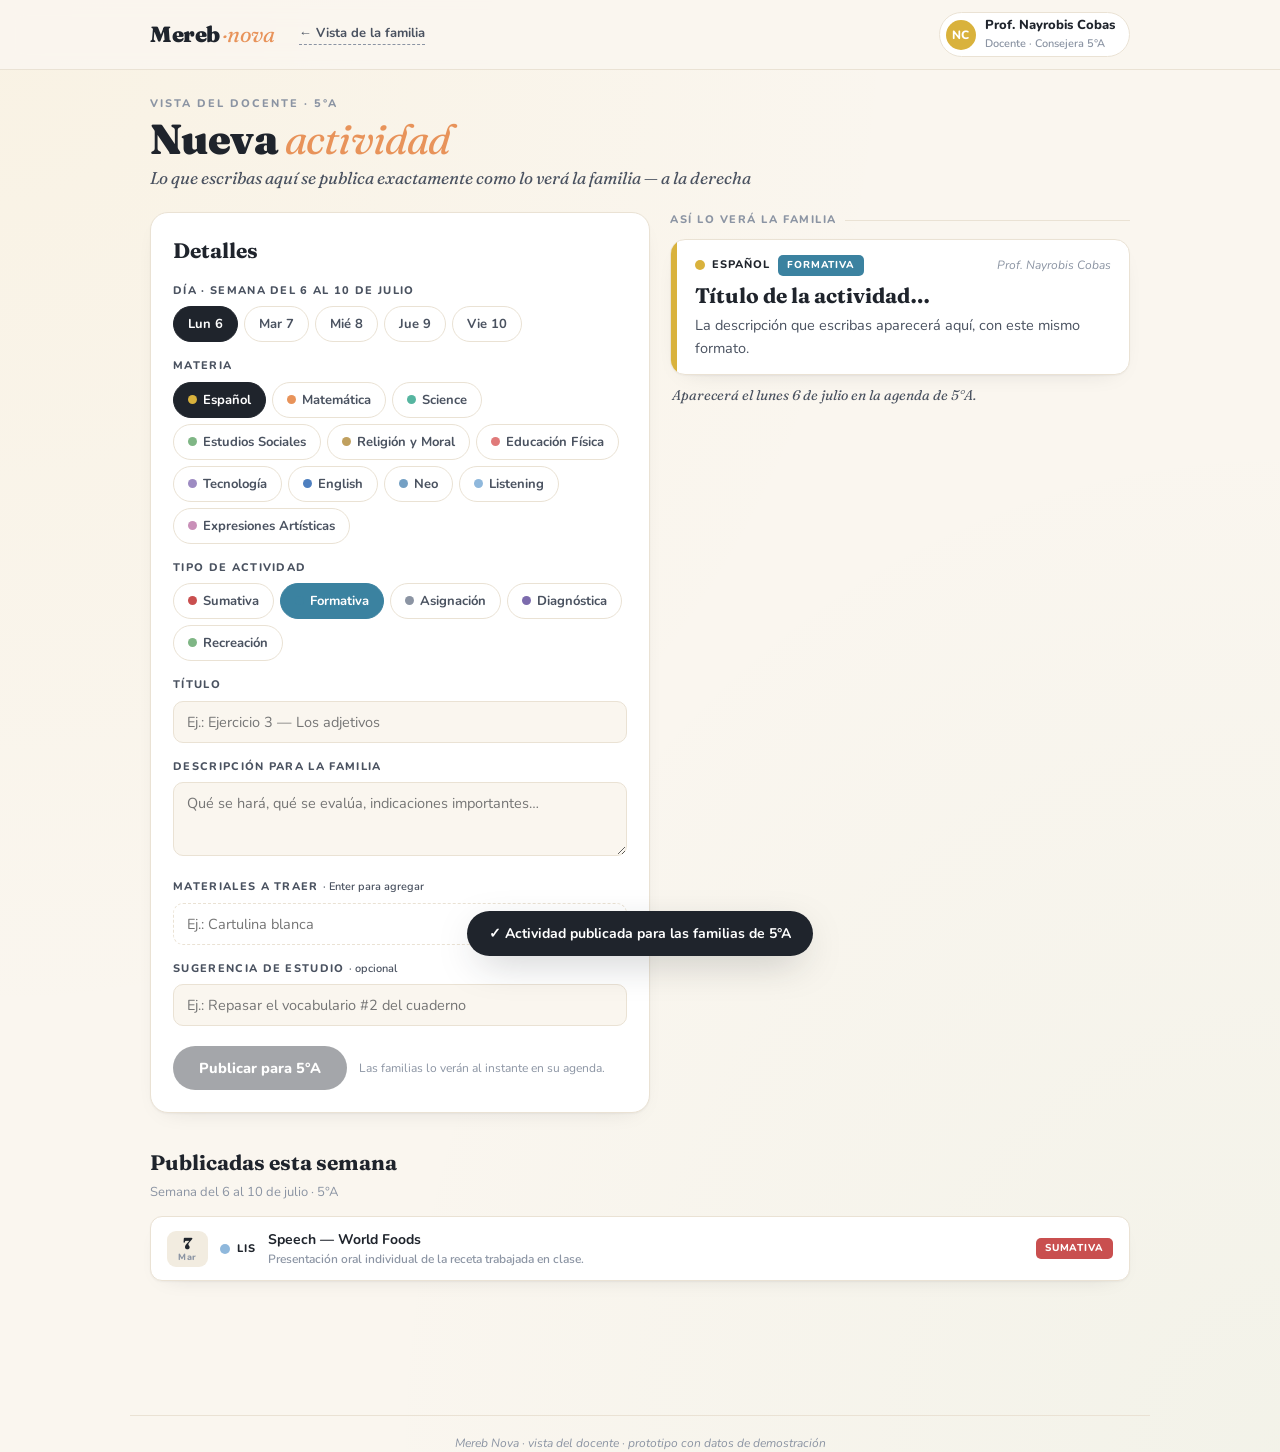
<file: prototipo/docente.html>
<!DOCTYPE html>
<html lang="es">
<head>
<meta charset="UTF-8">
<meta name="viewport" content="width=device-width, initial-scale=1.0, viewport-fit=cover">
<meta name="theme-color" content="#FAF6EF">
<meta name="description" content="Mereb Nova · Vista del docente — crear actividades con vista previa en vivo">
<title>Mereb Nova · Docente</title>
<link rel="preconnect" href="https://fonts.googleapis.com">
<link rel="preconnect" href="https://fonts.gstatic.com" crossorigin>
<link href="https://fonts.googleapis.com/css2?family=Fraunces:ital,opsz,wght@0,9..144,400;0,9..144,600;0,9..144,700;0,9..144,900;1,9..144,400;1,9..144,600&family=Nunito:wght@400;600;700;800&display=swap" rel="stylesheet">
<link rel="stylesheet" href="styles.css">
<style>
  /* ---- estilos propios de la vista docente ---- */
  .docente-layout {
    display: grid;
    grid-template-columns: 1fr 0.92fr;
    gap: 20px;
    align-items: start;
  }

  .form-card { padding: 22px; }
  .form-card h2 {
    font-family: "Fraunces", serif;
    font-size: 21px;
    font-weight: 700;
    margin-bottom: 16px;
  }

  .campo { margin-bottom: 16px; }
  .campo > label {
    display: block;
    font-size: 11px;
    font-weight: 800;
    letter-spacing: 0.12em;
    text-transform: uppercase;
    color: var(--ink-soft);
    margin-bottom: 7px;
  }
  .campo input[type="text"], .campo textarea, .campo select {
    width: 100%;
    font-family: "Nunito", sans-serif;
    font-size: 14.5px;
    color: var(--ink);
    background: var(--bg);
    border: 1px solid var(--line);
    border-radius: 10px;
    padding: 10px 13px;
  }
  .campo textarea { min-height: 74px; resize: vertical; }
  .campo input:focus, .campo textarea:focus, .campo select:focus {
    outline: 2px solid rgba(232, 147, 90, 0.45);
    outline-offset: 1px;
  }

  .pills { display: flex; gap: 6px; flex-wrap: wrap; }
  .pills button {
    border: 1px solid var(--line);
    background: var(--card);
    border-radius: 999px;
    padding: 8px 14px;
    font-size: 13px;
    font-weight: 700;
    color: var(--ink-soft);
    transition: all 0.15s;
  }
  .pills button.sel { background: var(--ink); color: #fff; border-color: var(--ink); }
  .pills button .pt {
    display: inline-block;
    width: 9px; height: 9px;
    border-radius: 50%;
    margin-right: 6px;
    background: var(--pc, var(--ink-mute));
  }
  .pills.tipos button.sel { background: var(--pc); border-color: var(--pc); color: #fff; }

  .chips-input { display: flex; gap: 6px; flex-wrap: wrap; align-items: center; }
  .chips-input .chip button {
    border: none; background: none; padding: 0 0 0 4px;
    color: var(--ink-mute); font-weight: 800; font-size: 12px;
  }
  .chips-input input {
    flex: 1; min-width: 150px;
    border: 1px dashed var(--line) !important;
    background: transparent !important;
  }

  .form-foot { display: flex; align-items: center; gap: 12px; margin-top: 20px; }
  .btn-publicar {
    border: none;
    background: var(--ink);
    color: #fff;
    font-weight: 800;
    font-size: 14.5px;
    border-radius: 999px;
    padding: 12px 26px;
  }
  .btn-publicar:disabled { opacity: 0.4; cursor: not-allowed; }
  .form-foot .hint { font-size: 12px; color: var(--ink-mute); }

  /* Vista previa */
  .preview-col { position: sticky; top: 118px; }
  .preview-label {
    display: flex;
    align-items: center;
    gap: 8px;
    font-size: 11px;
    font-weight: 800;
    letter-spacing: 0.14em;
    text-transform: uppercase;
    color: var(--ink-mute);
    margin-bottom: 10px;
  }
  .preview-label::after { content: ""; flex: 1; height: 1px; background: var(--line); }
  .preview-dia {
    font-family: "Fraunces", serif;
    font-style: italic;
    color: var(--ink-soft);
    font-size: 14px;
    margin: 10px 2px 0;
  }

  .publicadas { margin-top: 34px; }
  .publicadas h2 {
    font-family: "Fraunces", serif;
    font-size: 21px;
    font-weight: 700;
    margin-bottom: 4px;
  }
  .publicadas .sub {
    font-size: 13px;
    color: var(--ink-mute);
    margin-bottom: 14px;
  }
  .pub-row {
    display: flex;
    align-items: center;
    gap: 12px;
    padding: 12px 16px;
    background: var(--card);
    border: 1px solid var(--line);
    border-radius: var(--r-md);
    box-shadow: var(--shadow-card);
    margin-bottom: 8px;
    font-size: 14px;
  }
  .pub-row .dia-tag {
    font-family: "Fraunces", serif;
    font-weight: 900;
    font-size: 16px;
    background: var(--line-soft);
    border-radius: 9px;
    padding: 4px 11px;
    text-align: center;
    line-height: 1.1;
  }
  .pub-row .dia-tag small { display: block; font-family: "Nunito"; font-size: 9px; font-weight: 800; letter-spacing: .08em; color: var(--ink-mute); }
  .pub-row .t { flex: 1; font-weight: 700; min-width: 0; }
  .pub-row .t small { display: block; font-weight: 600; color: var(--ink-mute); font-size: 12px; }

  .toast {
    position: fixed;
    left: 50%;
    bottom: calc(24px + var(--safe-bottom));
    transform: translate(-50%, 80px);
    background: var(--ink);
    color: #fff;
    font-weight: 700;
    font-size: 14px;
    padding: 12px 22px;
    border-radius: 999px;
    box-shadow: var(--shadow-pop);
    transition: transform 0.3s cubic-bezier(0.2, 0.8, 0.2, 1);
    z-index: 90;
  }
  .toast.show { transform: translate(-50%, 0); }

  .link-familia {
    margin-left: 10px;
    font-size: 13px;
    font-weight: 700;
    color: var(--ink-soft);
    text-decoration: none;
    border-bottom: 1px dashed var(--ink-mute);
  }

  @media (max-width: 860px) {
    .docente-layout { grid-template-columns: 1fr; }
    .preview-col { position: static; }
  }
</style>
</head>
<body>

<header class="topbar">
  <div class="topbar-inner">
    <div class="brand">Mereb<em>·nova</em></div>
    <a class="link-familia" href="index.html">← Vista de la familia</a>
    <div class="student-chip">
      <span class="avatar" style="background:#D9B23C">NC</span>
      <span class="who">
        <strong>Prof. Nayrobis Cobas</strong>
        <span>Docente · Consejera 5°A</span>
      </span>
    </div>
  </div>
</header>

<main>
  <div class="view-head">
    <div class="eyebrow">Vista del docente · 5°A</div>
    <h1>Nueva <em>actividad</em></h1>
    <p class="meta">Lo que escribas aquí se publica exactamente como lo verá la familia — a la derecha</p>
  </div>

  <div class="docente-layout">
    <form class="card form-card" id="form" autocomplete="off">
      <h2>Detalles</h2>

      <div class="campo">
        <label>Día · semana del 6 al 10 de julio</label>
        <div class="pills" id="pick-dia"></div>
      </div>

      <div class="campo">
        <label>Materia</label>
        <div class="pills" id="pick-materia"></div>
      </div>

      <div class="campo">
        <label>Tipo de actividad</label>
        <div class="pills tipos" id="pick-tipo"></div>
      </div>

      <div class="campo">
        <label for="f-titulo">Título</label>
        <input type="text" id="f-titulo" placeholder="Ej.: Ejercicio 3 — Los adjetivos" maxlength="80">
      </div>

      <div class="campo">
        <label for="f-detalle">Descripción para la familia</label>
        <textarea id="f-detalle" placeholder="Qué se hará, qué se evalúa, indicaciones importantes…"></textarea>
      </div>

      <div class="campo">
        <label for="f-material">Materiales a traer <span style="font-weight:600;text-transform:none;letter-spacing:0">· Enter para agregar</span></label>
        <div class="chips-input" id="chips-materiales">
          <input type="text" id="f-material" placeholder="Ej.: Cartulina blanca">
        </div>
      </div>

      <div class="campo">
        <label for="f-estudio">Sugerencia de estudio <span style="font-weight:600;text-transform:none;letter-spacing:0">· opcional</span></label>
        <input type="text" id="f-estudio" placeholder="Ej.: Repasar el vocabulario #2 del cuaderno">
      </div>

      <div class="form-foot">
        <button type="submit" class="btn-publicar" id="btn-publicar" disabled>Publicar para 5°A</button>
        <span class="hint">Las familias lo verán al instante en su agenda.</span>
      </div>
    </form>

    <div class="preview-col">
      <div class="preview-label">Así lo verá la familia</div>
      <div id="preview"></div>
      <p class="preview-dia" id="preview-dia"></p>
    </div>
  </div>

  <section class="publicadas">
    <h2>Publicadas esta semana</h2>
    <p class="sub">Semana del 6 al 10 de julio · 5°A</p>
    <div id="lista-publicadas"></div>
  </section>
</main>

<footer>
  Mereb Nova · vista del docente · prototipo con datos de demostración
</footer>

<div class="toast" id="toast">✓ Actividad publicada para las familias de 5°A</div>

<script src="data.js"></script>
<script src="docente.js"></script>
</body>
</html>
</file>
<file: prototipo/styles.css>
/* ============================================================
   Mereb Nova · Sistema de diseño
   Base visual: prototipo "Agenda Gianna" (abril 2026)
   Fraunces (display) + Nunito (UI) · crema + tinta + materias
   ============================================================ */

:root {
  --bg: #FAF6EF;
  --card: #FFFFFF;
  --ink: #1F242C;
  --ink-soft: #4A5260;
  --ink-mute: #8B94A3;
  --line: #EAE2D4;
  --line-soft: #F2ECE0;
  --accent: #E8935A;

  --ok: #4E9A6C;
  --warn: #D9A83C;
  --bad: #C94F4F;

  --r-lg: 18px;
  --r-md: 12px;
  --r-sm: 8px;

  --shadow-card: 0 1px 2px rgba(31, 36, 44, 0.04), 0 8px 24px -18px rgba(31, 36, 44, 0.25);
  --shadow-pop: 0 12px 40px -12px rgba(31, 36, 44, 0.35);

  --safe-bottom: env(safe-area-inset-bottom, 0px);
}

* { box-sizing: border-box; margin: 0; padding: 0; }
html { -webkit-text-size-adjust: 100%; scroll-behavior: smooth; }

body {
  background: var(--bg);
  background-image:
    radial-gradient(ellipse at top left, rgba(233, 192, 80, 0.07) 0%, transparent 50%),
    radial-gradient(ellipse at bottom right, rgba(127, 182, 133, 0.06) 0%, transparent 50%);
  color: var(--ink);
  font-family: "Nunito", -apple-system, BlinkMacSystemFont, "Segoe UI", sans-serif;
  font-size: 16px;
  line-height: 1.5;
  min-height: 100vh;
}

button { font-family: inherit; cursor: pointer; }
a { color: inherit; }

.serif { font-family: "Fraunces", serif; }

/* ============================================================
   CABECERA + NAVEGACIÓN
   ============================================================ */
.topbar {
  position: sticky;
  top: 0;
  z-index: 40;
  background: rgba(250, 246, 239, 0.92);
  backdrop-filter: blur(10px);
  border-bottom: 1px solid var(--line);
}

.topbar-inner {
  max-width: 1020px;
  margin: 0 auto;
  padding: 12px 20px;
  display: flex;
  align-items: center;
  gap: 14px;
}

.brand {
  font-family: "Fraunces", serif;
  font-weight: 900;
  font-size: 22px;
  letter-spacing: -0.02em;
  display: flex;
  align-items: baseline;
  gap: 2px;
}
.brand em {
  font-style: italic;
  font-weight: 400;
  color: var(--accent);
}

.student-chip {
  margin-left: auto;
  display: flex;
  align-items: center;
  gap: 9px;
  background: var(--card);
  border: 1px solid var(--line);
  border-radius: 999px;
  padding: 5px 14px 5px 6px;
}

.avatar {
  width: 30px;
  height: 30px;
  border-radius: 50%;
  background: var(--ink);
  color: #fff;
  display: grid;
  place-items: center;
  font-size: 12px;
  font-weight: 800;
  letter-spacing: 0.02em;
  flex-shrink: 0;
}

.student-chip .who { line-height: 1.15; }
.student-chip .who strong { display: block; font-size: 13px; font-weight: 800; }
.student-chip .who span { font-size: 11px; color: var(--ink-mute); font-weight: 600; }

/* Tabs de navegación (desktop: bajo el header · móvil: barra inferior) */
.nav {
  display: flex;
  gap: 4px;
  max-width: 1020px;
  margin: 0 auto;
  padding: 0 20px 10px;
}

.nav button {
  display: flex;
  align-items: center;
  gap: 7px;
  border: none;
  background: transparent;
  color: var(--ink-soft);
  font-weight: 700;
  font-size: 14px;
  padding: 8px 16px;
  border-radius: 999px;
  transition: background 0.15s, color 0.15s;
}
.nav button:hover { background: rgba(31, 36, 44, 0.06); }
.nav button.active { background: var(--ink); color: #fff; }
.nav button svg { flex-shrink: 0; }
.nav button .dot {
  min-width: 18px;
  height: 18px;
  padding: 0 5px;
  border-radius: 9px;
  background: var(--bad);
  color: #fff;
  font-size: 11px;
  font-weight: 800;
  display: grid;
  place-items: center;
}
.nav button.active .dot { background: var(--accent); color: var(--ink); }

/* ============================================================
   LAYOUT
   ============================================================ */
main {
  max-width: 1020px;
  margin: 0 auto;
  padding: 26px 20px calc(96px + var(--safe-bottom));
}

.view { display: none; animation: fadeUp 0.35s ease-out; }
.view.active { display: block; }

@keyframes fadeUp {
  from { opacity: 0; transform: translateY(8px); }
  to { opacity: 1; transform: translateY(0); }
}

/* Cabecera de vista */
.view-head { margin-bottom: 22px; }
.eyebrow {
  font-size: 11px;
  font-weight: 800;
  letter-spacing: 0.18em;
  text-transform: uppercase;
  color: var(--ink-mute);
  margin-bottom: 4px;
}
.view-head h1 {
  font-family: "Fraunces", serif;
  font-weight: 900;
  font-size: clamp(28px, 5vw, 42px);
  letter-spacing: -0.02em;
  line-height: 1.05;
}
.view-head h1 em { font-style: italic; font-weight: 400; color: var(--accent); }
.view-head .meta {
  font-family: "Fraunces", serif;
  font-style: italic;
  color: var(--ink-soft);
  font-size: clamp(14px, 2.6vw, 17px);
  margin-top: 4px;
}

/* Tarjeta base */
.card {
  background: var(--card);
  border: 1px solid var(--line);
  border-radius: var(--r-lg);
  box-shadow: var(--shadow-card);
}

/* Chips genéricos */
.chip {
  display: inline-flex;
  align-items: center;
  gap: 6px;
  padding: 5px 11px;
  border-radius: 999px;
  background: var(--card);
  border: 1px solid var(--line);
  font-size: 12px;
  font-weight: 700;
  white-space: nowrap;
}
.chip .num {
  background: var(--ink);
  color: #fff;
  padding: 1px 7px;
  border-radius: 10px;
  font-size: 11px;
  font-weight: 800;
}

/* Badges de tipo de actividad */
.badge {
  padding: 3px 9px;
  border-radius: 5px;
  font-size: 10px;
  font-weight: 800;
  letter-spacing: 0.09em;
  text-transform: uppercase;
  color: #fff;
  white-space: nowrap;
}

/* Etiqueta de materia con punto de color */
.materia-tag {
  display: inline-flex;
  align-items: center;
  gap: 7px;
  font-size: 11px;
  font-weight: 800;
  letter-spacing: 0.09em;
  text-transform: uppercase;
}
.materia-tag::before {
  content: "";
  width: 10px;
  height: 10px;
  border-radius: 50%;
  background: var(--c, var(--ink-mute));
  flex-shrink: 0;
}

/* ============================================================
   VISTA · SEMANA
   ============================================================ */
.hoy-hero {
  display: flex;
  flex-wrap: wrap;
  gap: 6px;
  margin-top: 14px;
}

.leyenda {
  display: flex;
  flex-wrap: wrap;
  gap: 8px 16px;
  padding: 10px 16px;
  margin: 16px 0 22px;
  background: var(--card);
  border: 1px solid var(--line);
  border-radius: var(--r-md);
  font-size: 12px;
  color: var(--ink-soft);
}
.leyenda span { display: inline-flex; align-items: center; gap: 6px; white-space: nowrap; }
.leyenda .badge { font-size: 9px; padding: 2px 7px; }

/* Selector de días */
.dias-nav {
  display: grid;
  grid-template-columns: repeat(6, 1fr);
  gap: 6px;
  margin-bottom: 26px;
  position: sticky;
  top: 108px;
  z-index: 30;
}

.dias-nav a {
  padding: 9px 4px 7px;
  border-radius: var(--r-md);
  background: var(--card);
  border: 1px solid var(--line);
  text-decoration: none;
  font-weight: 700;
  text-align: center;
  display: flex;
  flex-direction: column;
  align-items: center;
  gap: 0;
  transition: transform 0.15s, border-color 0.15s;
  box-shadow: var(--shadow-card);
}
.dias-nav a:hover { border-color: var(--ink); transform: translateY(-2px); }
.dias-nav a.hoy { background: var(--ink); color: #fff; border-color: var(--ink); }
.dias-nav a .n { font-family: "Fraunces", serif; font-size: 20px; font-weight: 900; line-height: 1.1; }
.dias-nav a .d { font-size: 11px; font-weight: 700; }
.dias-nav a .c { font-size: 9px; color: var(--ink-mute); font-weight: 700; }
.dias-nav a.hoy .c { color: rgba(255, 255, 255, 0.7); }

/* Día */
.dia { margin-bottom: 34px; scroll-margin-top: 170px; }

.dia-header {
  display: flex;
  align-items: baseline;
  flex-wrap: wrap;
  gap: 6px 12px;
  margin-bottom: 14px;
  padding-bottom: 8px;
  border-bottom: 2px solid var(--ink);
}
.dia-header h2 {
  font-family: "Fraunces", serif;
  font-size: clamp(24px, 4.6vw, 32px);
  font-weight: 700;
  letter-spacing: -0.02em;
}
.dia-header .fecha {
  font-family: "Fraunces", serif;
  font-style: italic;
  color: var(--ink-mute);
  font-size: clamp(14px, 3vw, 18px);
}
.dia-header .pill-hoy {
  background: var(--accent);
  color: var(--ink);
  font-size: 10px;
  font-weight: 800;
  letter-spacing: 0.12em;
  text-transform: uppercase;
  padding: 3px 10px;
  border-radius: 999px;
  align-self: center;
}
.dia-header .count {
  margin-left: auto;
  font-size: 11px;
  color: var(--ink-mute);
  font-weight: 800;
  letter-spacing: 0.08em;
  text-transform: uppercase;
}

.actividades { display: grid; gap: 13px; }

.actividad {
  background: var(--card);
  border-radius: 15px;
  border: 1px solid var(--line);
  overflow: hidden;
  display: grid;
  grid-template-columns: 6px 1fr;
  box-shadow: var(--shadow-card);
  transition: transform 0.18s, box-shadow 0.18s;
}
.actividad:hover {
  transform: translateY(-2px);
  box-shadow: 0 10px 30px -12px rgba(31, 36, 44, 0.18);
}
.actividad .barra { background: var(--c, var(--ink-mute)); }
.actividad-body { padding: 15px 18px; min-width: 0; }

.actividad-top {
  display: flex;
  align-items: center;
  gap: 8px;
  flex-wrap: wrap;
  margin-bottom: 7px;
}
.actividad-top .prof {
  margin-left: auto;
  font-size: 12px;
  color: var(--ink-mute);
  font-style: italic;
}

.actividad h3 {
  font-family: "Fraunces", serif;
  font-size: clamp(17px, 3.6vw, 21px);
  font-weight: 700;
  line-height: 1.2;
  margin-bottom: 6px;
}
.actividad .detalle {
  color: var(--ink-soft);
  font-size: 14.5px;
  line-height: 1.55;
}

.seccion {
  margin-top: 11px;
  padding: 10px 13px;
  border-radius: var(--r-sm);
  background: var(--line-soft);
  border-left: 3px solid var(--c, var(--ink-mute));
}
.seccion-titulo {
  font-size: 10px;
  font-weight: 800;
  letter-spacing: 0.14em;
  text-transform: uppercase;
  color: var(--ink-soft);
  margin-bottom: 5px;
}
.seccion ul { list-style: none; display: grid; gap: 3px; }
.seccion li {
  font-size: 13.5px;
  padding-left: 15px;
  position: relative;
  line-height: 1.5;
}
.seccion li::before {
  content: "▪";
  position: absolute;
  left: 0;
  color: var(--c, var(--ink-mute));
  font-weight: 900;
}
.seccion .adjunto {
  display: inline-flex;
  align-items: center;
  gap: 6px;
  font-size: 13px;
  font-weight: 700;
  color: var(--ink);
  background: #fff;
  border: 1px solid var(--line);
  border-radius: 7px;
  padding: 5px 10px;
  margin-top: 3px;
}

.rubrica {
  display: flex;
  flex-wrap: wrap;
  gap: 6px;
  margin-top: 4px;
}
.rubrica span {
  background: #fff;
  border: 1px solid var(--line);
  border-radius: 7px;
  padding: 4px 9px;
  font-size: 12px;
  font-weight: 700;
}
.rubrica span b { color: var(--accent); }

.fin-semana {
  border: 2px dashed var(--line);
  border-radius: var(--r-lg);
  padding: 30px 20px;
  text-align: center;
  color: var(--ink-mute);
  background: var(--card);
}
.fin-semana h2 {
  font-family: "Fraunces", serif;
  font-style: italic;
  font-weight: 400;
  font-size: clamp(20px, 4.4vw, 26px);
  color: var(--ink-soft);
  margin-bottom: 2px;
}
.fin-semana p { font-size: 13.5px; }

.proximo {
  display: flex;
  align-items: center;
  gap: 12px;
  margin-top: 16px;
  padding: 13px 16px;
  border-radius: var(--r-md);
  background: var(--card);
  border: 1px solid var(--line);
  font-size: 14px;
}
.proximo .ico {
  width: 36px;
  height: 36px;
  border-radius: 10px;
  display: grid;
  place-items: center;
  background: var(--line-soft);
  flex-shrink: 0;
}

/* ============================================================
   VISTA · CALIFICACIONES
   ============================================================ */
.periodo-bar {
  display: flex;
  align-items: center;
  gap: 10px;
  flex-wrap: wrap;
  margin-bottom: 18px;
}
.periodo-bar select {
  font-family: "Nunito", sans-serif;
  font-weight: 700;
  font-size: 14px;
  color: var(--ink);
  background: var(--card);
  border: 1px solid var(--line);
  border-radius: 999px;
  padding: 8px 16px;
  appearance: auto;
}
.escala-nota {
  font-size: 12px;
  color: var(--ink-mute);
  font-weight: 600;
}

.resumen-grid {
  display: grid;
  grid-template-columns: 240px 1fr;
  gap: 14px;
  margin-bottom: 22px;
}

.promedio-card {
  padding: 20px;
  display: flex;
  flex-direction: column;
  align-items: center;
  justify-content: center;
  text-align: center;
  gap: 4px;
}
.anillo { position: relative; width: 130px; height: 130px; }
.anillo svg { transform: rotate(-90deg); }
.anillo .valor {
  position: absolute;
  inset: 0;
  display: grid;
  place-items: center;
  font-family: "Fraunces", serif;
  font-size: 34px;
  font-weight: 900;
  letter-spacing: -0.02em;
}
.promedio-card .lbl {
  font-size: 11px;
  font-weight: 800;
  letter-spacing: 0.14em;
  text-transform: uppercase;
  color: var(--ink-mute);
}
.promedio-card .sub { font-size: 12.5px; color: var(--ink-soft); }

.atencion-card {
  padding: 18px 20px;
  display: flex;
  flex-direction: column;
  gap: 10px;
  justify-content: center;
}
.atencion-card h3 {
  font-family: "Fraunces", serif;
  font-size: 18px;
  font-weight: 700;
}
.atencion-item {
  display: flex;
  align-items: center;
  gap: 10px;
  font-size: 14px;
  color: var(--ink-soft);
}
.atencion-item .valor-mini {
  margin-left: auto;
  font-weight: 800;
  font-size: 14px;
}

.materias-grid {
  display: grid;
  grid-template-columns: repeat(auto-fill, minmax(300px, 1fr));
  gap: 13px;
}

.materia-card { overflow: hidden; }
.materia-card > button {
  width: 100%;
  border: none;
  background: transparent;
  text-align: left;
  padding: 15px 17px;
  display: grid;
  grid-template-columns: 1fr auto;
  align-items: center;
  gap: 3px 12px;
}
.materia-card .prof { font-size: 12px; color: var(--ink-mute); font-style: italic; }
.materia-card .prom {
  grid-row: 1 / 3;
  grid-column: 2;
  font-family: "Fraunces", serif;
  font-size: 27px;
  font-weight: 900;
  letter-spacing: -0.02em;
  padding: 4px 12px;
  border-radius: 11px;
}
.prom.ok { background: rgba(78, 154, 108, 0.13); color: #33714B; }
.prom.warn { background: rgba(217, 168, 60, 0.16); color: #8F6D1B; }
.prom.bad { background: rgba(201, 79, 79, 0.13); color: #A33A3A; }

.mini-notas {
  grid-column: 1 / 3;
  display: flex;
  gap: 4px;
  align-items: flex-end;
  height: 30px;
  margin-top: 9px;
}
.mini-notas i {
  flex: 1;
  max-width: 26px;
  border-radius: 3px 3px 0 0;
  background: var(--c);
  opacity: 0.85;
}

.materia-detalle {
  display: none;
  border-top: 1px solid var(--line-soft);
  padding: 6px 17px 13px;
}
.materia-card.open .materia-detalle { display: block; }

.nota-row {
  display: flex;
  align-items: center;
  gap: 10px;
  padding: 8px 0;
  border-bottom: 1px dashed var(--line-soft);
  font-size: 13.5px;
}
.nota-row:last-child { border-bottom: none; }
.nota-row .fecha { color: var(--ink-mute); font-size: 12px; min-width: 52px; }
.nota-row .nombre { flex: 1; min-width: 0; }
.nota-row .badge { font-size: 8.5px; padding: 2px 6px; }
.nota-row .valor {
  font-weight: 800;
  font-size: 14px;
  min-width: 44px;
  text-align: center;
  border-radius: 7px;
  padding: 2px 0;
}
.valor.ok { background: rgba(78, 154, 108, 0.13); color: #33714B; }
.valor.warn { background: rgba(217, 168, 60, 0.16); color: #8F6D1B; }
.valor.bad { background: rgba(201, 79, 79, 0.13); color: #A33A3A; }

.ver-detalle {
  grid-column: 1 / 3;
  margin-top: 8px;
  font-size: 12px;
  font-weight: 800;
  color: var(--ink-mute);
  letter-spacing: 0.06em;
  text-transform: uppercase;
}

/* ============================================================
   VISTA · MENSAJES
   ============================================================ */
.filtros {
  display: flex;
  gap: 6px;
  flex-wrap: wrap;
  margin-bottom: 16px;
}
.filtros button {
  border: 1px solid var(--line);
  background: var(--card);
  border-radius: 999px;
  padding: 7px 15px;
  font-size: 13px;
  font-weight: 700;
  color: var(--ink-soft);
  transition: all 0.15s;
}
.filtros button.active { background: var(--ink); color: #fff; border-color: var(--ink); }

.mensajes-lista { display: grid; gap: 9px; }

.mensaje-item {
  display: grid;
  grid-template-columns: auto 1fr auto;
  gap: 4px 13px;
  align-items: center;
  padding: 13px 16px;
  text-align: left;
  border: 1px solid var(--line);
  background: var(--card);
  border-radius: var(--r-md);
  box-shadow: var(--shadow-card);
  transition: transform 0.15s, border-color 0.15s;
  width: 100%;
}
.mensaje-item:hover { transform: translateY(-1px); border-color: var(--ink-mute); }

.mensaje-item .avatar { grid-row: 1 / 3; grid-column: 1; width: 38px; height: 38px; font-size: 13px; }
.mensaje-item .remitente {
  grid-row: 1;
  grid-column: 2;
  font-size: 12.5px;
  font-weight: 800;
  display: flex;
  align-items: center;
  gap: 7px;
  flex-wrap: wrap;
}
.mensaje-item .remitente .tag {
  font-size: 9px;
  font-weight: 800;
  letter-spacing: 0.08em;
  text-transform: uppercase;
  padding: 2px 7px;
  border-radius: 4px;
  background: var(--line-soft);
  color: var(--ink-soft);
}
.mensaje-item .remitente .tag.urgente { background: rgba(201, 79, 79, 0.13); color: #A33A3A; }
.mensaje-item .asunto {
  grid-row: 2;
  grid-column: 2;
  font-size: 14.5px;
  color: var(--ink-soft);
  overflow: hidden;
  text-overflow: ellipsis;
  white-space: nowrap;
}
.mensaje-item.no-leido .asunto { color: var(--ink); font-weight: 800; }
.mensaje-item .cuando {
  grid-row: 1 / 3;
  grid-column: 3;
  font-size: 12px;
  color: var(--ink-mute);
  font-weight: 700;
  text-align: right;
  display: flex;
  flex-direction: column;
  align-items: flex-end;
  gap: 5px;
}
.punto-noleido {
  width: 9px;
  height: 9px;
  border-radius: 50%;
  background: var(--accent);
}
.clip { color: var(--ink-mute); }

/* Detalle de mensaje (panel) */
.overlay {
  position: fixed;
  inset: 0;
  background: rgba(31, 36, 44, 0.4);
  backdrop-filter: blur(2px);
  z-index: 60;
  display: none;
}
.overlay.open { display: block; }

.panel {
  position: fixed;
  top: 0;
  right: 0;
  bottom: 0;
  width: min(520px, 100%);
  background: var(--bg);
  z-index: 70;
  transform: translateX(105%);
  transition: transform 0.28s cubic-bezier(0.2, 0.8, 0.2, 1);
  display: flex;
  flex-direction: column;
  box-shadow: var(--shadow-pop);
}
.panel.open { transform: translateX(0); }

.panel-head {
  display: flex;
  align-items: center;
  gap: 12px;
  padding: 16px 20px;
  border-bottom: 1px solid var(--line);
  background: var(--card);
}
.panel-head .avatar { width: 40px; height: 40px; font-size: 13px; }
.panel-head .who strong { display: block; font-size: 14px; }
.panel-head .who span { font-size: 12px; color: var(--ink-mute); font-weight: 600; }
.panel-head .cerrar {
  margin-left: auto;
  border: 1px solid var(--line);
  background: var(--card);
  width: 34px;
  height: 34px;
  border-radius: 50%;
  font-size: 15px;
  color: var(--ink-soft);
  display: grid;
  place-items: center;
}

.panel-body { padding: 22px; overflow-y: auto; flex: 1; }
.panel-body h2 {
  font-family: "Fraunces", serif;
  font-size: 22px;
  font-weight: 700;
  line-height: 1.25;
  margin-bottom: 14px;
}
.panel-body .cuerpo {
  font-size: 15px;
  color: var(--ink-soft);
  white-space: pre-line;
  line-height: 1.65;
}
.panel-body .adjunto-row {
  margin-top: 18px;
  display: inline-flex;
  align-items: center;
  gap: 9px;
  background: var(--card);
  border: 1px solid var(--line);
  border-radius: var(--r-md);
  padding: 10px 15px;
  font-weight: 700;
  font-size: 13.5px;
}

.panel-foot {
  padding: 14px 20px calc(14px + var(--safe-bottom));
  border-top: 1px solid var(--line);
  background: var(--card);
  display: flex;
  gap: 9px;
}
.panel-foot input {
  flex: 1;
  border: 1px solid var(--line);
  border-radius: 999px;
  padding: 10px 16px;
  font-family: inherit;
  font-size: 14px;
  background: var(--bg);
}
.panel-foot button {
  border: none;
  background: var(--ink);
  color: #fff;
  border-radius: 999px;
  padding: 10px 18px;
  font-weight: 800;
  font-size: 13.5px;
}

/* ============================================================
   VISTA · PAGOS
   ============================================================ */
.pagos-grid {
  display: grid;
  grid-template-columns: 1fr 1fr;
  gap: 14px;
  margin-bottom: 22px;
}

.saldo-card {
  padding: 22px;
  background: var(--ink);
  color: #fff;
  border: none;
  display: flex;
  flex-direction: column;
  gap: 4px;
}
.saldo-card .lbl {
  font-size: 11px;
  font-weight: 800;
  letter-spacing: 0.14em;
  text-transform: uppercase;
  color: rgba(255, 255, 255, 0.55);
}
.saldo-card .monto {
  font-family: "Fraunces", serif;
  font-size: clamp(34px, 6vw, 44px);
  font-weight: 900;
  letter-spacing: -0.02em;
}
.saldo-card .monto small { font-size: 0.5em; font-weight: 600; color: rgba(255,255,255,0.6); }
.saldo-card .vence {
  display: inline-flex;
  align-items: center;
  gap: 7px;
  font-size: 13px;
  font-weight: 700;
  color: #F3C88A;
}
.saldo-card .desglose { margin-top: 10px; display: grid; gap: 5px; }
.saldo-card .desglose div {
  display: flex;
  justify-content: space-between;
  font-size: 13.5px;
  color: rgba(255, 255, 255, 0.8);
}
.btn-pagar {
  margin-top: 16px;
  border: none;
  background: var(--accent);
  color: var(--ink);
  font-weight: 800;
  font-size: 14.5px;
  border-radius: 999px;
  padding: 12px 22px;
  align-self: flex-start;
}
.saldo-card .nota { font-size: 11.5px; color: rgba(255, 255, 255, 0.5); margin-top: 10px; }

.comprobantes-card { padding: 20px; }
.comprobantes-card h3, .movs-card h3 {
  font-family: "Fraunces", serif;
  font-size: 18px;
  font-weight: 700;
  margin-bottom: 12px;
}
.comprobante-row {
  display: flex;
  align-items: center;
  gap: 12px;
  padding: 10px 0;
  border-bottom: 1px dashed var(--line-soft);
  font-size: 14px;
}
.comprobante-row:last-child { border-bottom: none; }
.comprobante-row .fecha { color: var(--ink-mute); font-size: 12.5px; min-width: 58px; }
.comprobante-row .nombre { flex: 1; font-weight: 700; }
.comprobante-row .monto { font-weight: 800; }
.btn-descargar {
  border: 1px solid var(--line);
  background: var(--card);
  border-radius: 9px;
  width: 34px;
  height: 34px;
  display: grid;
  place-items: center;
  color: var(--ink-soft);
}

.movs-card { padding: 20px; }
.mov-row {
  display: grid;
  grid-template-columns: 58px 1fr auto;
  gap: 2px 13px;
  padding: 11px 0;
  border-bottom: 1px dashed var(--line-soft);
  align-items: center;
  font-size: 14px;
}
.mov-row:last-child { border-bottom: none; }
.mov-row .fecha { grid-row: 1 / 3; grid-column: 1; color: var(--ink-mute); font-size: 12.5px; }
.mov-row .concepto { grid-row: 1; grid-column: 2; font-weight: 700; }
.mov-row .ref { grid-row: 2; grid-column: 2; font-size: 11.5px; color: var(--ink-mute); }
.mov-row .montos {
  grid-row: 1 / 3;
  grid-column: 3;
  text-align: right;
  font-size: 12.5px;
  color: var(--ink-soft);
  display: grid;
  gap: 1px;
}
.mov-row .montos b { font-size: 13.5px; }
.saldo-pill {
  font-weight: 800;
  border-radius: 6px;
  padding: 1px 7px;
  display: inline-block;
}
.saldo-pill.cero { background: rgba(78, 154, 108, 0.13); color: #33714B; }
.saldo-pill.debe { background: rgba(201, 79, 79, 0.12); color: #A33A3A; }

/* ============================================================
   VISTA · ESTUDIANTE
   ============================================================ */
.perfil-grid {
  display: grid;
  grid-template-columns: 1fr 1fr;
  gap: 14px;
}

.perfil-card {
  grid-column: 1 / 3;
  padding: 22px;
  display: flex;
  align-items: center;
  gap: 18px;
  flex-wrap: wrap;
}
.avatar-xl {
  width: 74px;
  height: 74px;
  border-radius: 24px;
  background: var(--ink);
  color: #fff;
  display: grid;
  place-items: center;
  font-family: "Fraunces", serif;
  font-size: 26px;
  font-weight: 900;
}
.perfil-card h2 {
  font-family: "Fraunces", serif;
  font-size: clamp(22px, 4.4vw, 30px);
  font-weight: 900;
  letter-spacing: -0.02em;
  line-height: 1.1;
}
.perfil-card .datos { flex: 1; min-width: 220px; }
.perfil-card .sub { color: var(--ink-soft); font-size: 14px; margin-top: 2px; }
.perfil-card .chips { display: flex; gap: 6px; flex-wrap: wrap; margin-top: 10px; }

.bloque { padding: 20px; }
.bloque h3 {
  font-family: "Fraunces", serif;
  font-size: 18px;
  font-weight: 700;
  margin-bottom: 12px;
  display: flex;
  align-items: center;
  gap: 8px;
}

.asistencia-resumen { display: flex; gap: 10px; margin-bottom: 12px; }
.asistencia-resumen .kpi {
  flex: 1;
  background: var(--line-soft);
  border-radius: var(--r-md);
  padding: 12px 14px;
  text-align: center;
}
.asistencia-resumen .kpi b {
  display: block;
  font-family: "Fraunces", serif;
  font-size: 26px;
  font-weight: 900;
}
.asistencia-resumen .kpi span {
  font-size: 11px;
  font-weight: 800;
  letter-spacing: 0.1em;
  text-transform: uppercase;
  color: var(--ink-mute);
}
.asistencia-detalle { font-size: 13.5px; color: var(--ink-soft); }
.asistencia-detalle .fila {
  display: flex;
  align-items: center;
  gap: 8px;
  padding: 7px 0;
  border-bottom: 1px dashed var(--line-soft);
}
.asistencia-detalle .fila:last-child { border-bottom: none; }
.asistencia-detalle .fila b { margin-left: auto; }

.doc-row {
  display: flex;
  align-items: center;
  gap: 12px;
  padding: 10px 0;
  border-bottom: 1px dashed var(--line-soft);
  font-size: 14px;
}
.doc-row:last-child { border-bottom: none; }
.doc-row .ico-doc {
  width: 36px;
  height: 36px;
  border-radius: 10px;
  background: var(--line-soft);
  display: grid;
  place-items: center;
  flex-shrink: 0;
}
.doc-row .nombre { flex: 1; font-weight: 700; min-width: 0; }
.doc-row .nombre span { display: block; font-size: 11.5px; color: var(--ink-mute); font-weight: 600; }

.vacio-feliz {
  text-align: center;
  padding: 18px 10px;
  color: var(--ink-soft);
  font-size: 14px;
}
.vacio-feliz .emoji { font-size: 30px; display: block; margin-bottom: 6px; }
.vacio-feliz b { font-family: "Fraunces", serif; font-size: 16px; }

.contacto-row { font-size: 14px; color: var(--ink-soft); display: grid; gap: 8px; }
.contacto-row div { display: flex; align-items: center; gap: 9px; }
.btn-secundario {
  margin-top: 14px;
  border: 1px solid var(--line);
  background: var(--card);
  border-radius: 999px;
  padding: 9px 18px;
  font-weight: 800;
  font-size: 13px;
  color: var(--ink);
}

/* ============================================================
   PIE + BARRA MÓVIL
   ============================================================ */
footer {
  max-width: 1020px;
  margin: 30px auto 0;
  padding: 18px 20px 0;
  border-top: 1px solid var(--line);
  text-align: center;
  color: var(--ink-mute);
  font-size: 12px;
  font-style: italic;
}

.tabbar {
  display: none;
  position: fixed;
  bottom: 0;
  left: 0;
  right: 0;
  z-index: 50;
  background: rgba(255, 255, 255, 0.95);
  backdrop-filter: blur(12px);
  border-top: 1px solid var(--line);
  padding: 6px 8px calc(8px + var(--safe-bottom));
}
.tabbar-inner {
  display: grid;
  grid-template-columns: repeat(5, 1fr);
  max-width: 520px;
  margin: 0 auto;
}
.tabbar button {
  border: none;
  background: transparent;
  display: flex;
  flex-direction: column;
  align-items: center;
  gap: 2px;
  padding: 6px 2px;
  font-size: 10px;
  font-weight: 800;
  color: var(--ink-mute);
  border-radius: 10px;
  position: relative;
}
.tabbar button.active { color: var(--ink); }
.tabbar button.active svg { stroke: var(--accent); }
.tabbar button .dot {
  position: absolute;
  top: 2px;
  right: calc(50% - 16px);
  min-width: 15px;
  height: 15px;
  padding: 0 4px;
  border-radius: 8px;
  background: var(--bad);
  color: #fff;
  font-size: 9px;
  font-weight: 800;
  display: grid;
  place-items: center;
}

/* ============================================================
   RESPONSIVE
   ============================================================ */
@media (max-width: 760px) {
  .nav { display: none; }
  .tabbar { display: block; }
  main { padding: 20px 14px calc(88px + var(--safe-bottom)); }

  .dias-nav { top: 62px; gap: 4px; }
  .dias-nav a .n { font-size: 17px; }
  .dias-nav a .c { display: none; }

  .resumen-grid { grid-template-columns: 1fr; }
  .pagos-grid { grid-template-columns: 1fr; }
  .perfil-grid { grid-template-columns: 1fr; }
  .perfil-card { grid-column: 1; }

  .actividad-top .prof { margin-left: 0; width: 100%; }
  .student-chip .who span { display: none; }
  .mensaje-item .asunto { white-space: normal; }
}

@media (prefers-reduced-motion: reduce) {
  .view, .actividad, .panel { animation: none; transition: none; }
  html { scroll-behavior: auto; }
}

/* ============================================================
   IMPRESIÓN (agenda semanal imprimible)
   ============================================================ */
@media print {
  body { background: #fff; }
  .topbar, .tabbar, .dias-nav, .leyenda, footer, .proximo { display: none; }
  main { padding: 0; max-width: none; }
  .view { display: none !important; }
  .view.active { display: block !important; }
  .actividad { break-inside: avoid; box-shadow: none; }
  .dia { break-inside: avoid-page; }
}
</file>
